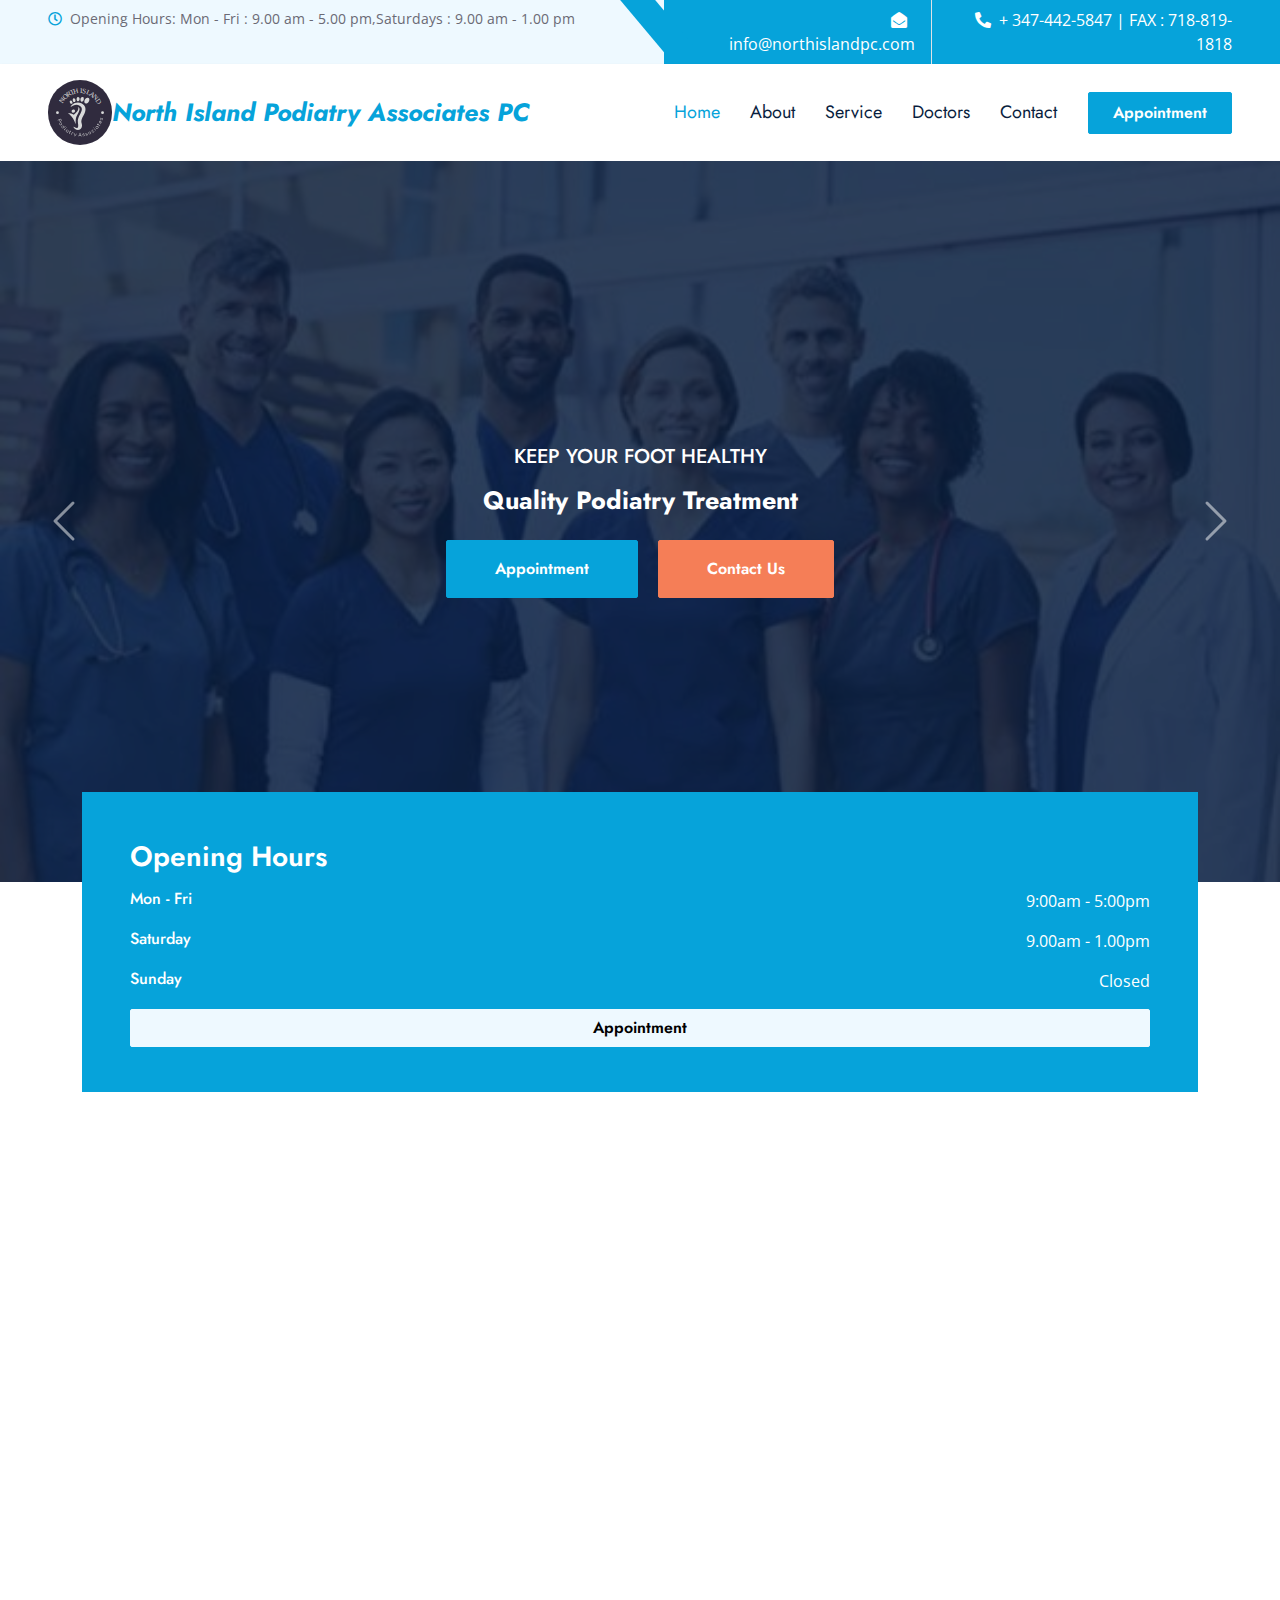
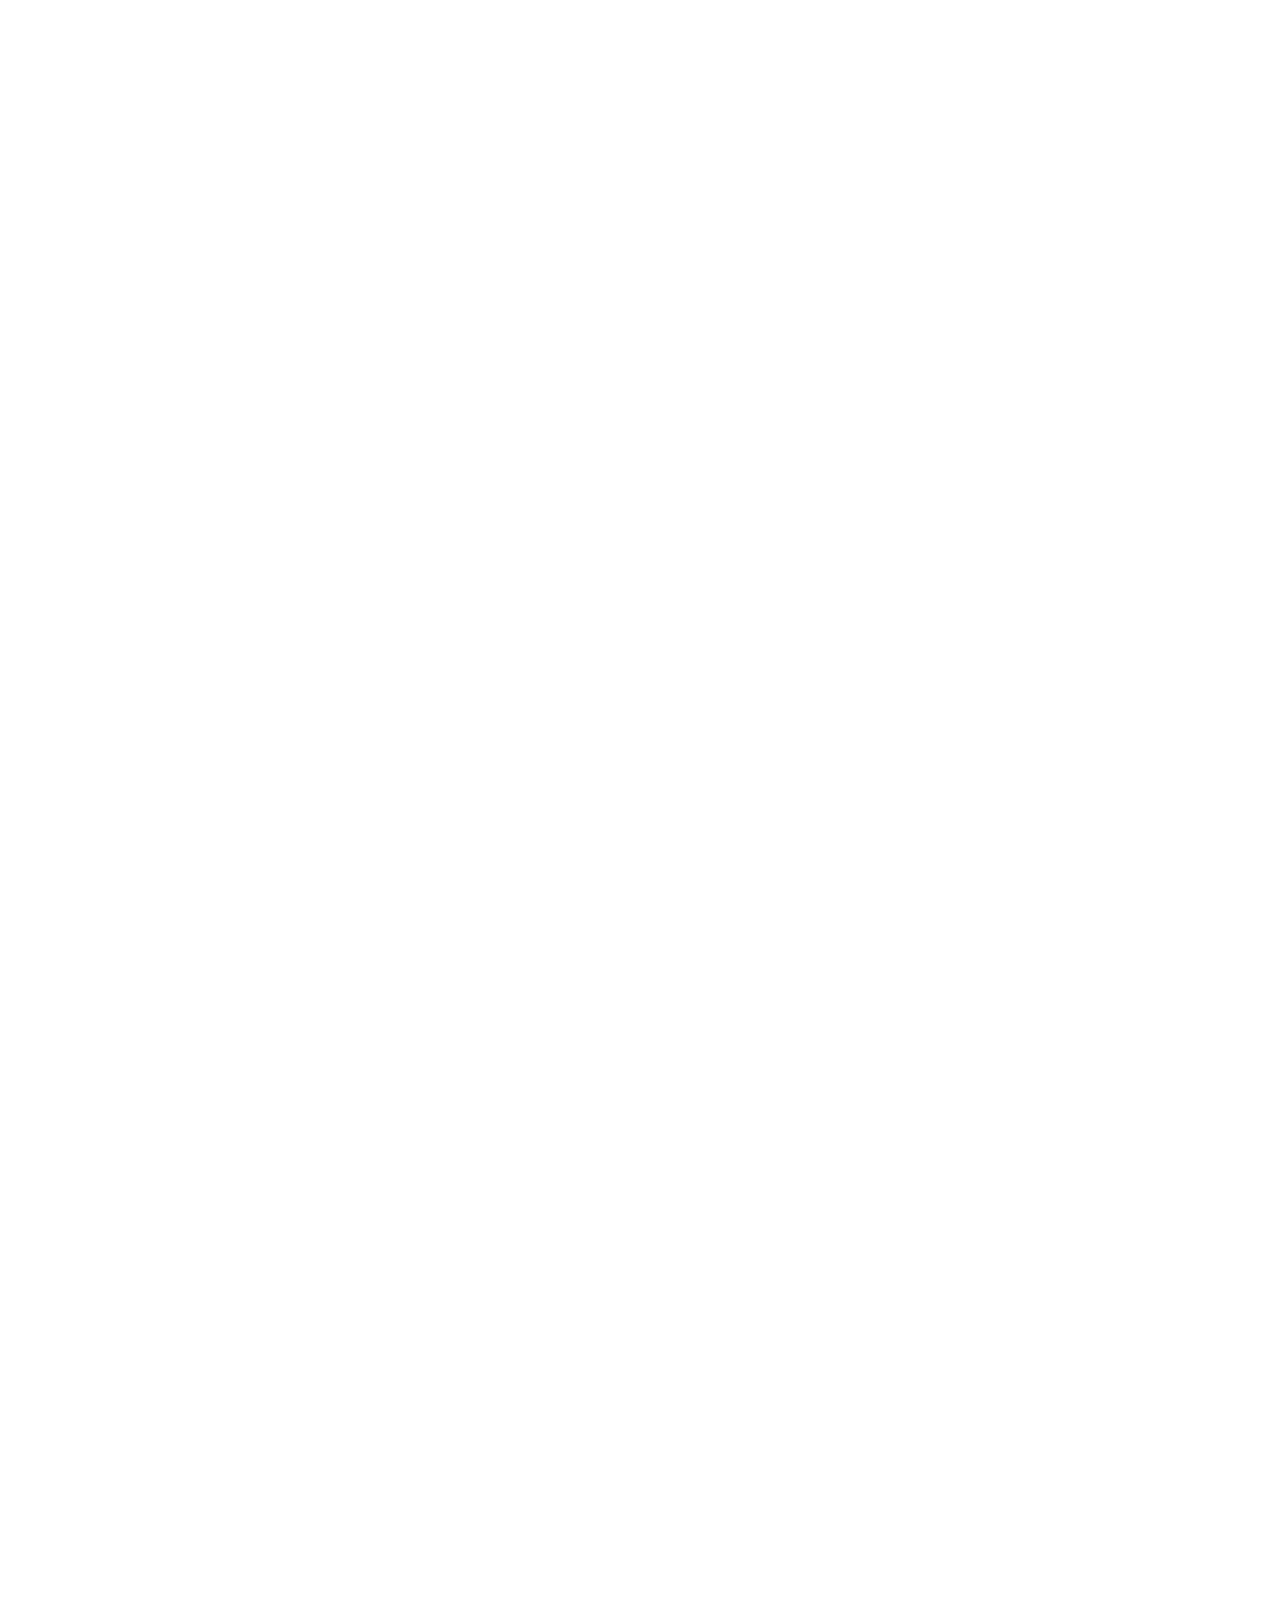
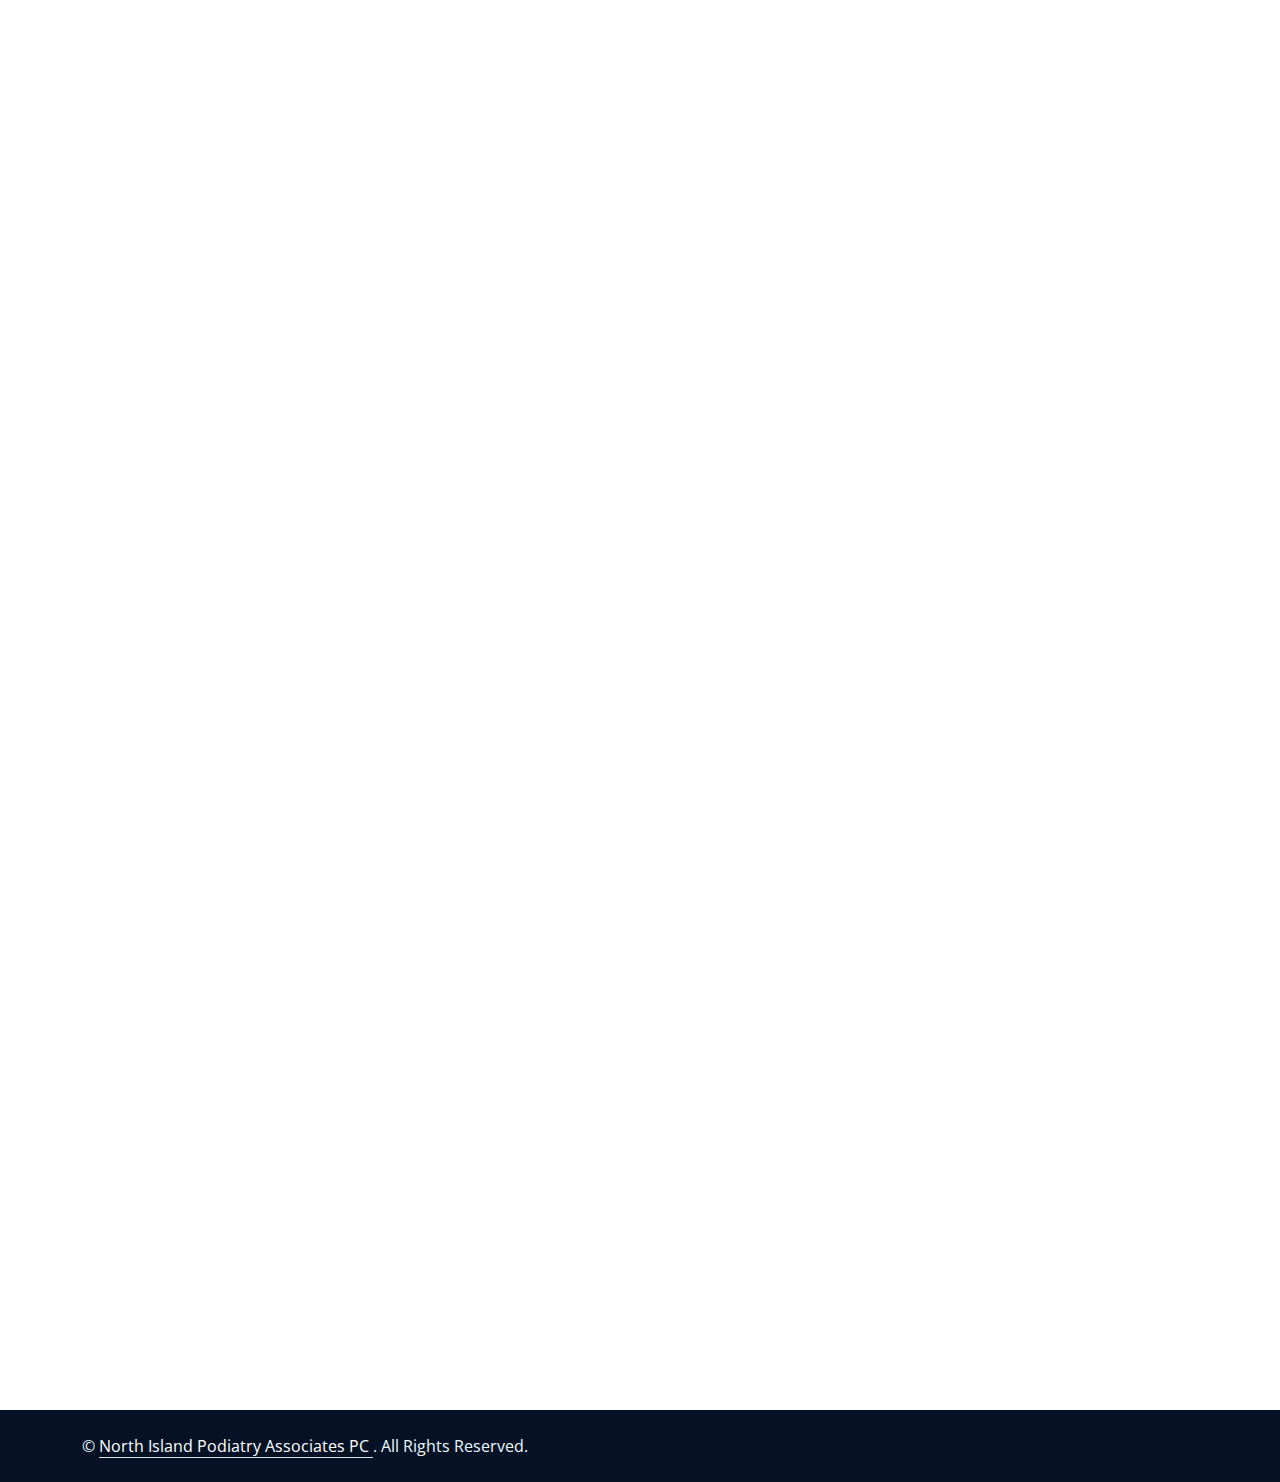
<file: index.html>
<!DOCTYPE html>
<html lang="en">

<head>
    <meta charset="utf-8">
    <title>North Island Podiatry Associates PC</title>
    <link rel="icon" type="image/png" href="img/north-island-logo.webp" />
    <link rel="stylesheet" href="">
    <meta content="width=device-width, initial-scale=1.0" name="viewport">
    <meta content="Podiatry,Clinic,Associates" name="keywords">
    <meta content="Podiatry,Clinic,Associates" name="description">

    <!-- Favicon -->
    <link href="img/favicon.ico" rel="icon">

    <!-- Google Web Fonts -->
    <link rel="preconnect" href="https://fonts.gstatic.com">
    <link
        href="https://fonts.googleapis.com/css2?family=Jost:wght@500;600;700&family=Open+Sans:wght@400;600&display=swap"
        rel="stylesheet">

    <!-- Icon Font Stylesheet -->
    <link href="https://cdnjs.cloudflare.com/ajax/libs/font-awesome/5.10.0/css/all.min.css" rel="stylesheet">
    <link href="https://cdn.jsdelivr.net/npm/bootstrap-icons@1.4.1/font/bootstrap-icons.css" rel="stylesheet">

    <!-- Libraries Stylesheet -->
    <link href="lib/owlcarousel/assets/owl.carousel.min.css" rel="stylesheet">
    <link href="lib/animate/animate.min.css" rel="stylesheet">
    <link href="lib/tempusdominus/css/tempusdominus-bootstrap-4.min.css" rel="stylesheet" />
    <link href="lib/twentytwenty/twentytwenty.css" rel="stylesheet" />

    <!-- Customized Bootstrap Stylesheet -->
    <link href="css/bootstrap.min.css" rel="stylesheet">

    <!-- Template Stylesheet -->
    <link href="css/style.css" rel="stylesheet">
</head>

<body>
    <!-- Spinner Start -->
    <div id="spinner"
        class="show bg-white position-fixed translate-middle w-100 vh-100 top-50 start-50 d-flex align-items-center justify-content-center">
        <div class="spinner-grow text-primary m-1" role="status">
            <span class="sr-only">Loading...</span>
        </div>
        <div class="spinner-grow text-dark m-1" role="status">
            <span class="sr-only">Loading...</span>
        </div>
        <div class="spinner-grow text-secondary m-1" role="status">
            <span class="sr-only">Loading...</span>
        </div>
    </div>
    <!-- Spinner End -->


    <!-- Topbar Start -->
    <div class="container-fluid bg-light ps-5 pe-0 d-none d-lg-block">
        <div class="row gx-0">
            <div class="col-md-6 text-center text-lg-start mb-2 mb-lg-0">
                <div class="d-inline-flex align-items-center">
                    <small class="py-2"><i class="far fa-clock text-primary me-2"></i>Opening Hours: Mon - Fri : 9.00 am - 5.00 pm,Saturdays : 9.00 am - 1.00 pm  </small>
                </div>
            </div>
            <div class="col-md-6 text-center text-lg-end">
                <div class="position-relative d-inline-flex align-items-center bg-primary text-white top-shape px-5">
                    <div class="me-3 pe-3 border-end py-2">
                        <p class="m-0"><i class="fa fa-envelope-open me-2"></i>info@northislandpc.com</p>
                    </div>
                    <div class="py-2">
                        <p class="m-0"><i class="fa fa-phone-alt me-2"></i>+ 347-442-5847 | FAX : 718-819-1818</p>
                    </div>
                </div>
            </div>
        </div>
    </div>
    <!-- Topbar End -->


    <!-- Navbar Start -->
    <nav class="navbar navbar-expand-lg bg-white navbar-light shadow-sm px-5 py-3 py-lg-0 navbar-wrap">
        <a href="index.html" class="navbar-brand p-0 d-flex">
            <img class="north-island-logo" src="svg/north-island-logo.svg" alt="north-island-logo">

            <h1 class="m-0 text-primary align-self-center d-none d-sm-block"><em>
                    North Island Podiatry Associates PC </em></h1>
        </a>
        <button class="navbar-toggler" type="button" data-bs-toggle="collapse" data-bs-target="#navbarCollapse">
            <span class="navbar-toggler-icon"></span>
        </button>
        <div class="collapse navbar-collapse" id="navbarCollapse">
            <div class="navbar-nav ms-auto py-0">
                <a href="index.html" class="nav-item nav-link active">Home</a>
                <a href="about.html" class="nav-item nav-link">About</a>
                <a href="service.html" class="nav-item nav-link">Service</a>
                <a href="team.html" class="nav-item nav-link">Doctors</a>

                <!-- <div class="nav-item dropdown">
                    <a href="#" class="nav-link dropdown-toggle" data-bs-toggle="dropdown">Pages</a>
                    <div class="dropdown-menu m-0">
                        <a href="price.html" class="dropdown-item">Pricing Plan</a>
                        <a href="team.html" class="dropdown-item">Our Dentist</a>
                        <a href="testimonial.html" class="dropdown-item">Testimonial</a>
                        <a href="appointment.html" class="dropdown-item">Appointment</a>
                    </div>
                </div> -->
                <a href="contact.html" class="nav-item nav-link">Contact</a>
            </div>
            <a href="appointment.html" class="btn btn-primary py-2 px-4 ms-3">Appointment</a>
        </div>
    </nav>
    <!-- Navbar End -->


    <!-- Full Screen Search Start -->
    <div class="modal fade" id="searchModal" tabindex="-1">
        <div class="modal-dialog modal-fullscreen">
            <div class="modal-content" style="background: rgba(9, 30, 62, .7);">
                <div class="modal-header border-0">
                    <button type="button" class="btn bg-white btn-close" data-bs-dismiss="modal"
                        aria-label="Close"></button>
                </div>
                <div class="modal-body d-flex align-items-center justify-content-center">
                    <div class="input-group" style="max-width: 600px;">
                        <input type="text" class="form-control bg-transparent border-primary p-3"
                            placeholder="Type search keyword">
                        <button class="btn btn-primary px-4"><i class="bi bi-search"></i></button>
                    </div>
                </div>
            </div>
        </div>
    </div>
    <!-- Full Screen Search End -->


    <!-- Carousel Start -->
    <div class="container-fluid p-0">
        <div id="header-carousel" class="carousel slide carousel-fade" data-bs-ride="carousel">
            <div class="carousel-inner">
                <div class="carousel-item active">
                    <img class="w-100" src="img/doctors-1.jpg" alt="Image">
                    <div class="carousel-caption d-flex flex-column align-items-center justify-content-center">
                        <div class="p-3" style="max-width: 900px;">
                            <h5 class="text-white text-uppercase mb-3 animated slideInDown">Keep Your Foot Healthy</h5>
                            <h1 class="display-1 text-white mb-md-4 animated zoomIn"> Quality Podiatry
                                Treatment</h1>
                            <a href="appointment.html"
                                class="btn btn-primary py-md-3 px-md-5 me-3 animated slideInLeft">Appointment</a>
                            <a href="contact.html"
                                class="btn btn-secondary py-md-3 px-md-5 animated slideInRight">Contact Us</a>
                        </div>
                    </div>
                </div>
                <div class="carousel-item">
                    <img class="w-100" src="img/doctors-2.jpg" alt="Image">
                    <div class="carousel-caption d-flex flex-column align-items-center justify-content-center">
                        <div class="p-3" style="max-width: 900px;">
                            <h5 class="text-white text-uppercase mb-3 animated slideInDown">Keep Your Foot Healthy</h5>
                            <h1 class="display-1 text-white mb-md-4 animated zoomIn"> Quality Podiatry
                                Treatment</h1>
                            <a href="appointment.html"
                                class="btn btn-primary py-md-3 px-md-5 me-3 animated slideInLeft">Appointment</a>
                            <a href="" class="btn btn-secondary py-md-3 px-md-5 animated slideInRight">Contact Us</a>
                        </div>
                    </div>
                </div>
            </div>
            <button class="carousel-control-prev" type="button" data-bs-target="#header-carousel" data-bs-slide="prev">
                <span class="carousel-control-prev-icon" aria-hidden="true"></span>
                <span class="visually-hidden">Previous</span>
            </button>
            <button class="carousel-control-next" type="button" data-bs-target="#header-carousel" data-bs-slide="next">
                <span class="carousel-control-next-icon" aria-hidden="true"></span>
                <span class="visually-hidden">Next</span>
            </button>
        </div>
    </div>
    <!-- Carousel End -->


    <!-- Banner Start -->
    <div class="container-fluid banner mb-5">
        <div class="container">
            <div class="row gx-0 justify-content-center">
                <div class="col-12 wow zoomIn" data-wow-delay="0.1s">
                    <div class="bg-primary d-flex flex-column p-5" style="height: 300px;">
                        <h3 class="text-white mb-3">Opening Hours</h3>
                        <div class="d-flex justify-content-between text-white mb-3">
                            <h6 class="text-white mb-0">Mon - Fri</h6>
                            <p class="mb-0"> 9:00am - 5:00pm</p>
                        </div>
                        <div class="d-flex justify-content-between text-white mb-3">
                            <h6 class="text-white mb-0">Saturday</h6>
                            <p class="mb-0"> 9.00am - 1.00pm</p>
                        </div>
                        <div class="d-flex justify-content-between text-white mb-3">
                            <h6 class="text-white mb-0">Sunday</h6>
                            <p class="mb-0">Closed</p>
                        </div>
                        <a class="btn btn-light" href="appointment.html">Appointment</a>
                    </div>
                </div>
                <!-- <div class="col-lg-4 wow zoomIn" data-wow-delay="0.3s">
                    <div class="bg-dark d-flex flex-column p-5" style="height: 300px;">
                        <h3 class="text-white mb-3">Search A Doctor</h3>
                        <div class="date mb-3" id="date" data-target-input="nearest">
                            <input type="text" class="form-control bg-light border-0 datetimepicker-input"
                                placeholder="Appointment Date" data-target="#date" data-toggle="datetimepicker" style="height: 40px;">
                        </div>
                        <select class="form-select bg-light border-0 mb-3" style="height: 40px;">
                            <option selected>Select A Service</option>
                            <option value="1">Service 1</option>
                            <option value="2">Service 2</option>
                            <option value="3">Service 3</option>
                        </select>
                        <a class="btn btn-light" href="">Search Doctor</a>
                    </div>
                </div> -->
                <!-- <div class="col-lg-4 wow zoomIn" data-wow-delay="0.6s">
                    <div class="bg-secondary d-flex flex-column p-5" style="height: 300px;">
                        <h3 class="text-white mb-3">Make Appointment</h3>
                        <p class="text-white">Ipsum erat ipsum dolor clita rebum no rebum dolores labore, ipsum magna at eos et eos amet.</p>
                        <h2 class="text-white mb-0">+012 345 6789</h2>
                    </div>
                </div> -->
            </div>
        </div>
    </div>
    <!-- Banner Start -->


    <!-- About Start -->
    <div class="container-fluid py-5 wow fadeInUp" data-wow-delay="0.1s">
        <div class="container">
            <div class="row g-5">
                <div class="col-lg-7">
                    <div class="section-title mb-4">
                        <h5 class="position-relative d-inline-block text-primary text-uppercase">About Us</h5>
                        <h1 class="display-5 mb-0"> The Podiatry Group You Can Trust</h1>
                    </div>
                    <h4 class="text-body fst-italic mb-4">Why you should choose our clinic ?</h4>
                    <p class="mb-4">North Island Podiatry Associates PC,  is a Foot and Ankle Surgery practice in the New
                        York City area with Podiatrists who have special training and skill in treating all disorders of
                        the foot and ankle, both surgical and non-surgical. Orthopedic Foot and Ankle Surgeons at North
                        Island Podiatry Associates, PC perform treatments for arthritis, ankle joints, hindfoot,
                        midfoot, and forefoot joints. Foot and Ankle Surgery is a sub-specialty of orthopedics and
                        podiatry that focuses on diagnosing, treating, and preventing disorders of the foot and ankle.
                    </p>
                    <div class="row g-3">
                        <div class="col-sm-6 wow zoomIn" data-wow-delay="0.3s">
                            <h5 class="mb-3"><i class="fa fa-check-circle text-primary me-3"></i>40+ Years Experience
                            </h5>
                            <h5 class="mb-3"><i class="fa fa-check-circle text-primary me-3"></i>Professional Staff</h5>
                        </div>
                        <div class="col-sm-6 wow zoomIn" data-wow-delay="0.6s">
                            <h5 class="mb-3"><i class="fa fa-check-circle text-primary me-3"></i>4 Locations in New York
                            </h5>
                            <h5 class="mb-3"><i class="fa fa-check-circle text-primary me-3"></i>Fair Prices</h5>
                        </div>
                    </div>
                    <a href="appointment.html" class="btn btn-primary py-3 px-5 mt-4 wow zoomIn"
                        data-wow-delay="0.6s">Make Appointment</a>
                </div>
                <div class="col-lg-5" style="min-height: 500px;">
                    <div class="position-relative h-100">
                        <img class="position-absolute w-100 h-100 rounded wow zoomIn" data-wow-delay="0.9s"
                            src="img/patient-doctor.jpg" style="object-fit: cover;">
                    </div>
                </div>
            </div>
        </div>
    </div>
    <!-- About End -->


        <!-- Appointment Start -->
        <div class="container-fluid bg-primary bg-appointment my-5 wow fadeInUp" data-wow-delay="0.1s">
            <div class="container">
                <div class="row gx-5">
                    <div class="col-lg-6 py-5">
                        <div class="py-5">
                            <h1 class="display-5 text-white mb-4">Please Contact Us For Treatment</h1>
                            <p class="text-white mb-0">Please fill out the form so that we can set your schedule as soon as possible . We will call you immedietly.</p>
                        </div>
                    </div>
                    <div class="col-lg-6">
                        <div class="appointment-form h-100 d-flex flex-column justify-content-center text-center p-5 wow zoomIn" data-wow-delay="0.6s" id="appointment" >
                            <h1 class="text-white mb-4">Make Appointment</h1>
                            <form action="https://formspree.io/f/xqknvdyl" method="post">
                                <div class="row g-3">
                                    <div class="col-12 col-sm-6">
                                        <!-- <select class="form-select bg-light border-0" style="height: 55px;" name="service" required>
                                            <option selected>Select A Service</option>
                                            <option value="1">Service 1</option>
                                            <option value="2">Service 2</option>
                                            <option value="3">Service 3</option>
                                        </select> -->
                                        <div class="col-12">
                                            <input type="email" class="form-control bg-light border-0" placeholder="Your Email" style="height: 55px;" name="email" required>
                                        </div>
                                    </div>
                                    <div class="col-12  col-sm-6">
                                        <select class="form-select bg-light border-0" style="height: 55px;" name="doctor" required>
                                            <option selected>Select Doctor</option>
                                            <option value="Dr. Junior King, DPM ">Dr. Junior King, DPM </option>
                                            <option value="Dr. Jeffrey Kagan, DPM ">Dr. Jeffrey Kagan, DPM </option>
                                            <option value="DR. Jeffrey Kriegel, DPM">DR. Jeffrey Kriegel, DPM</option>
                                            <option value="Dr. Tyrone Johnson, DPM">Dr. Tyrone Johnson, DPM</option>
                                            <option value="Dr. Momna Younas, DPM ">Dr. Momna Younas, DPM </option>
                                        </select>
                                    </div>
                                    <div class="col-12 col-sm-6">
                                        <input type="text" class="form-control bg-light border-0" placeholder="Your Full Name" style="height: 55px;" name="name" required>
                                    </div>
                                    <div class="col-12 col-sm-6">
                                        <input type="number" class="form-control bg-light border-0" placeholder="Your Phone Number" style="height: 55px;" name="phoneNumber" required>
                                    </div>
                                    <div class="col-12 col-sm-6">
                                        <input type="number" class="form-control bg-light border-0" placeholder="Your Insurance ID" style="height: 55px;" name="insuranceId" required>
                                    </div>
                                    <div class="col-12  col-sm-6">
                                        <select class="form-select bg-light border-0" style="height: 55px;" name="insuranseName" required>
                                            <option selected>Your Insurance Name</option>
                                            <option value="FIDELIS ALL (IN NETWORK) ">FIDELIS ALL(IN NETWORK)</option>
                                            <option value="CENTER PLAN/MCR( IN NETWORK) ">CENTER PLAN/MCR(IN NETWORK)</option>
                                            <option value="CENTER PLAN MCD AND MCR  (IN NETWORK)">CENTER PLAN MCD AND MCR(IN NETWORK)</option>
                                            <option value="VNS CHOICE (IN NETWORK)">VNS CHOICE(IN NETWORK)</option>
                                            <option value="EMPIRE MEDIBLUE (IN NETWORK)">EMPIRE MEDIBLUE (IN NETWORK)</option>
                                            <option value="EMPIRE PLAN (JLJ) ONLY (IN NETWORK)">EMPIRE PLAN (JLJ) ONLY(IN NETWORK)</option>
                                            <option value="HUMANA (IN NETWORK)">HUMANA(IN NETWORK)</option>
                                            <option value="AGEWELL (IN NETWORK)">AGEWELL(IN NETWORK)</option>
                                            <option value="PARTNERS HEALTH PLAN  (IN NETWORK)">PARTNERS HEALTH PLAN(IN NETWORK)</option>
                                            <option value="ELDERPLAN MCR(IN NETWORK)">ELDERPLAN MCR(IN NETWORK)</option>
                                            <option value="ELDERPLAN/ MCD  (IN NETWORK)">ELDERPLAN/ MCD(IN NETWORK)</option>
                                            <option value="UHC  ALL (IN NETWORK)">UHC ALL(IN NETWORK)</option>
                                            <option value="UHC OPTUM (IN NETWORK)">UHC OPTUM(IN NETWORK)</option>
                                            <option value="AMIDA CARE  (IN NETWORK)">AMIDA CARE(IN NETWORK)</option>
                                            <option value="WELLCARE / MCR/MCD  (IN NETWORK)">WELLCARE / MCR/MCD(IN NETWORK)</option>
                                            <option value="MEDICARE  (IN NETWORK)">MEDICARE(IN NETWORK)</option>
                                            <option value="MEDICAID   (IN NETWORK)">MEDICAID(IN NETWORK)</option>
                                            <option value="SENIOR WHOLEHEALTH  (IN NETWORK)">SENIOR WHOLEHEALTH(IN NETWORK)</option>
                                            <option value="CIGNA (OUT OF NETWORK)">CIGNA (OUT OF NETWORK)</option>
                                            <option value="CIGNA (F) ">CIGNA (F)</option>
                                            <option value="METRO PLUS  (IN NETWORK)">METRO PLUS  (IN NETWORK)</option>
                                            <option value="EMPIRE PLAN (NYSHIP) OUT OF NETWORK">EMPIRE PLAN (NYSHIP) OUT OF NETWORK</option>
                                            <option value="AETNA  OUT OF NETWORK">AETNA  OUT OF NETWORK</option>
                                            <option value="AETNA MCR  OUT OF NETWORK">AETNA MCR  OUT OF NETWORK</option>
                                            <option value="A1199 INS OUT OF NETWORK">1199 INS OUT OF NETWORK</option>
                                            <option value="BCBS/Anthem  OUT OF NETWORK">BCBS/Anthem  OUT OF NETWORK</option>
                                            <option value="UHC OXFORD (IN NETWORK)">UHC OXFORD (IN NETWORK)</option>
                                            <option value="GHI OUT OF NETWORK  ( OUT OF NETWORK)">GHI OUT OF NETWORK( OUT OF NETWORK)</option>
                                            <option value="VILLAGECARE  (OUT OF NETWORK)">VILLAGECARE(OUT OF NETWORK)</option>
                                            <option value="MAGNACARE ( OUT OF NETWORK)">MAGNACARE ( OUT OF NETWORK)</option>
                                            <option value="OSCAR INS (OUT OF NETWORK)">OSCAR INS (OUT OF NETWORK)</option>
                                            <option value="AARP UHC (IN NETWORK)">AARP UHC (IN NETWORK)</option>
                                        </select>
                                    </div>
                                 
                                    <!-- <div class="col-12 col-sm-6">
                                        <div class="date" id="date1" data-target-input="nearest">
                                            <input type="text"
                                                class="form-control bg-light border-0 datetimepicker-input"
                                                placeholder="Appointment Date" data-target="#date1" data-toggle="datetimepicker" style="height: 55px;" name="date" required>
                                        </div>
                                    </div> -->
                                    <!-- <div class="col-12 col-sm-6">
                                        <div class="time" id="time1" data-target-input="nearest">
                                            <input type="text"
                                                class="form-control bg-light border-0 datetimepicker-input"
                                                placeholder="Appointment Time" data-target="#time1" data-toggle="datetimepicker" style="height: 55px;" name="time" required>
                                        </div>
                                    </div> -->
                                    <div class="col-12">
                                        <button class="btn btn-dark w-100 py-3" type="submit">Make Appointment</button>
                                    </div>
                                </div>
                            </form>
                        </div>
                    </div>
                </div>
            </div>
        </div>
        <!-- Appointment End -->





    <!-- Offer Start -->
    <!--<div class="container-fluid bg-offer my-5 py-5 wow fadeInUp" data-wow-delay="0.1s">-->
    <!--    <div class="container py-5">-->
    <!--        <div class="row justify-content-center">-->
    <!--            <div class="col-lg-7 wow zoomIn" data-wow-delay="0.6s">-->
    <!--                <div class="offer-text text-center rounded p-5">-->
    <!--                    <h1 class="display-5 text-white">Save Your Money And Have Great Treatment</h1>-->
    <!--                    <p class="text-white mb-4">Your foots have never been that happy before</p>-->
    <!--                    <a href="appointment.html" class="btn btn-dark py-3 px-5 me-3">Appointment</a>-->
    <!--                </div>-->
    <!--            </div>-->
    <!--        </div>-->
    <!--    </div>-->
    <!--</div>-->
    <!-- Offer End -->





    <!-- Testimonial Start -->
    <!-- <div class="container-fluid bg-primary bg-testimonial py-5 my-5 wow fadeInUp" data-wow-delay="0.1s">
        <div class="container py-5">
            <div class="row justify-content-center">
                <div class="col-lg-7">
                    <div class="owl-carousel testimonial-carousel rounded p-5 wow zoomIn" data-wow-delay="0.6s">
                        <div class="testimonial-item text-center text-white">
                            <img class="img-fluid mx-auto rounded mb-4" src="img/testimonial-1.jpg" alt="">
                            <p class="fs-5">Dolores sed duo clita justo dolor et stet lorem kasd dolore lorem ipsum. At lorem lorem magna ut et, nonumy labore diam erat. Erat dolor rebum sit ipsum.</p>
                            <hr class="mx-auto w-25">
                            <h4 class="text-white mb-0">Client Name</h4>
                        </div>
                        <div class="testimonial-item text-center text-white">
                            <img class="img-fluid mx-auto rounded mb-4" src="img/testimonial-2.jpg" alt="">
                            <p class="fs-5">Dolores sed duo clita justo dolor et stet lorem kasd dolore lorem ipsum. At lorem lorem magna ut et, nonumy labore diam erat. Erat dolor rebum sit ipsum.</p>
                            <hr class="mx-auto w-25">
                            <h4 class="text-white mb-0">Client Name</h4>
                        </div>
                    </div>
                </div>
            </div>
        </div>
    </div> -->
    <!-- Testimonial End -->


    <!-- Team Start -->
    <div class="container-fluid py-5">
        <div class="container">
            <div class="row g-5">
                <div class="col-lg-4 wow slideInUp" data-wow-delay="0.1s">
                    <div class="section-title bg-light rounded h-100 p-5">
                        <h5 class="position-relative d-inline-block text-primary text-uppercase">Our Podiatrists</h5>
                        <h1 class="display-6 mb-4">Meet Our Educated & Experienced Podiatrists</h1>
                        <a href="appointment.html" class="btn btn-primary py-3 px-5">Appointment</a>
                    </div>
                </div>
                <div class="col-lg-4 wow slideInUp" data-wow-delay="0.3s">
                    <div class="team-item">
                        <div class="position-relative rounded-top" style="z-index: 1;">
                            <img class="img-fluid rounded-top w-100 img-size" src="img/dr-junior-king.jpg" alt="">
                            <div
                                class="position-absolute top-100 start-50 translate-middle bg-light rounded p-2 d-flex">
                                <a class="btn btn-primary btn-square m-1" href="#"><i
                                        class="fab fa-twitter fw-normal"></i></a>
                                <a class="btn btn-primary btn-square m-1" href="#"><i
                                        class="fab fa-facebook-f fw-normal"></i></a>
                                <a class="btn btn-primary btn-square m-1" href="#"><i
                                        class="fab fa-linkedin-in fw-normal"></i></a>
                                <a class="btn btn-primary btn-square m-1" href="#"><i
                                        class="fab fa-instagram fw-normal"></i></a>
                            </div>
                        </div>
                        <div class="team-text position-relative bg-light text-center rounded-bottom p-4 pt-5">
                            <h4 class="mb-2">Dr. Junior King</h4>
                            <p class="text-primary mb-0">Podiatrist</p>
                            <button type="button" class="btn btn-primary" data-bs-toggle="modal"
                            data-bs-target="#first-modal">
                            Read More </button>
                            
             

                            <!-- Modal -->
                            <div class="modal fade" id="first-modal" data-bs-backdrop="static"
                                data-bs-keyboard="false" tabindex="-1" aria-labelledby="staticBackdropLabel"
                                aria-hidden="true">
                                <div class="modal-dialog ">
                                    <div class="modal-content">
                                        <div class="modal-header">
                                            <h5 class="modal-title" id="staticBackdropLabel">About</h5>
                                            <button type="button" class="btn-close" data-bs-dismiss="modal"
                                                aria-label="Close"></button>
                                        </div>
                                        <div class="modal-body">
                                            Dr. Junior King is a skilled and experienced podiatrist. Currently, he works
                                            at North Island Podiatry Associates PC across various locations in Brooklyn,
                                            NY. He completed his doctoral degree in podiatric medicine at Temple
                                            University.
                                            Dr. King is also affiliated with Kingsbrook Jewish Medical Center. Patients
                                            visit him for ankle injuries, diabetic foot, heel pain, nail abnormalities,
                                            and hammertoes, among other concerns. He also offers online video
                                            consultations to his patients. Dr. King believes in maintaining complete
                                            transparency during the treatment procedures. He spends time with his
                                            patients to explain their condition and helps them to choose an appropriate
                                            treatment plan.
                                        </div>
                                        <div class="modal-footer">
                                            <button type="button" class="btn btn-secondary"
                                                data-bs-dismiss="modal">Close</button>
                                            <!-- <button type="button" class="btn btn-primary">Understood</button> -->
                                        </div>
                                    </div>
                                </div>
                            </div>
                            <!-- modal end -->
                        </div>
                    </div>
                </div>
                <div class="col-lg-4 wow slideInUp" data-wow-delay="0.6s">
                    <div class="team-item">
                        <div class="position-relative rounded-top" style="z-index: 1;">
                            <img class="img-fluid rounded-top w-100 img-size" src="img/dr-roscoue-chang.jpg" alt="">
                            <div
                                class="position-absolute top-100 start-50 translate-middle bg-light rounded p-2 d-flex">
                                <a class="btn btn-primary btn-square m-1" href="#"><i
                                        class="fab fa-twitter fw-normal"></i></a>
                                <a class="btn btn-primary btn-square m-1" href="#"><i
                                        class="fab fa-facebook-f fw-normal"></i></a>
                                <a class="btn btn-primary btn-square m-1" href="#"><i
                                        class="fab fa-linkedin-in fw-normal"></i></a>
                                <a class="btn btn-primary btn-square m-1" href="#"><i
                                        class="fab fa-instagram fw-normal"></i></a>
                            </div>
                        </div>
                        <div class="team-text position-relative bg-light text-center rounded-bottom p-4 pt-5">
                            <h4 class="mb-2">Dr. Roscoe Chang </h4>
                            <p class="text-primary mb-0">Podiatrist</p>
                            <!-- modal start -->
                            <!-- Scrollable modal -->
                            <!-- Button trigger modal -->
                            <button type="button" class="btn btn-primary" data-bs-toggle="modal"
                                data-bs-target="#second-modal">
                                Read More </button>

                            <!-- Modal -->
                            <div class="modal fade" id="second-modal" data-bs-backdrop="static"
                                data-bs-keyboard="false" tabindex="-1" aria-labelledby="staticBackdropLabel"
                                aria-hidden="true">
                                <div class="modal-dialog ">
                                    <div class="modal-content">
                                        <div class="modal-header">
                                            <h5 class="modal-title" id="staticBackdropLabel">About</h5>
                                            <button type="button" class="btn-close" data-bs-dismiss="modal"
                                                aria-label="Close"></button>
                                        </div>
                                        <div class="modal-body">
                                            Dr. Roscoe Chang is an intellectually driven individual who strives for
                                            lifelong learning. He graduated from University of California, San Diego
                                            with a double major of B.S. in Biochemistry and Cell Biology and B.A in
                                            Psychology. He then went on to podiatric medical school at Barry University
                                            in Miami, Florida, where he had extensive academic and clinical training in
                                            podiatric medicine. He then completed a 3 years surgical residency in
                                            Podiatric medicine and surgery with additional training in reconstructive
                                            rearfoot and ankle surgery. He is not only licensed in New York for
                                            Podiatric Medicine, Foot and Ankle surgeries, but he is also a Board
                                            Certified Wound Care Physician. He can converse with patients in English and
                                            Chinese.
                                        </div>
                                        <div class="modal-footer">
                                            <button type="button" class="btn btn-secondary"
                                                data-bs-dismiss="modal">Close</button>
                                            <!-- <button type="button" class="btn btn-primary">Understood</button> -->
                                        </div>
                                    </div>
                                </div>
                            </div>
                            <!-- modal end -->
                        </div>
                    </div>
                </div>
                <div class="col-lg-4 wow slideInUp" data-wow-delay="0.1s">
                    <div class="team-item">
                        <div class="position-relative rounded-top" style="z-index: 1;">
                            <img class="img-fluid rounded-top w-100 img-size" src="img/dr-jeffrey-kagan.jpg"
                                alt="jeffrey kagan">
                            <div
                                class="position-absolute top-100 start-50 translate-middle bg-light rounded p-2 d-flex">
                                <a class="btn btn-primary btn-square m-1" href="#"><i
                                        class="fab fa-twitter fw-normal"></i></a>
                                <a class="btn btn-primary btn-square m-1" href="#"><i
                                        class="fab fa-facebook-f fw-normal"></i></a>
                                <a class="btn btn-primary btn-square m-1" href="#"><i
                                        class="fab fa-linkedin-in fw-normal"></i></a>
                                <a class="btn btn-primary btn-square m-1" href="#"><i
                                        class="fab fa-instagram fw-normal"></i></a>
                            </div>
                        </div>
                        <div class="team-text position-relative bg-light text-center rounded-bottom p-4 pt-5">
                            <h4 class="mb-2">Dr. Jeffrey Kagan</h4>
                            <p class="text-primary mb-0">Podiatrist</p>
                                                        <!-- modal start -->
                            <!-- Scrollable modal -->
                            <!-- Button trigger modal -->
                            <button type="button" class="btn btn-primary" data-bs-toggle="modal1"
                                data-bs-target="#staticBackdrop">
                                Read More </button>

                            <!-- Modal -->
                            <div class="modal fade" id="staticBackdrop" data-bs-backdrop="static"
                                data-bs-keyboard="false" tabindex="-1" aria-labelledby="staticBackdropLabel"
                                aria-hidden="true">
                                <div class="modal-dialog ">
                                    <div class="modal-content">
                                        <div class="modal-header">
                                            <h5 class="modal-title" id="staticBackdropLabel">About</h5>
                                            <button type="button" class="btn-close" data-bs-dismiss="modal"
                                                aria-label="Close"></button>
                                        </div>
                                        <div class="modal-body">
                                      
                                        </div>
                                        <div class="modal-footer">
                                            <button type="button" class="btn btn-secondary"
                                                data-bs-dismiss="modal">Close</button>
                                            <!-- <button type="button" class="btn btn-primary">Understood</button> -->
                                        </div>
                                    </div>
                                </div>
                            </div>
                            <!-- modal end -->
                            
                        </div>
                    </div>
                </div>
                <div class="col-lg-4 wow slideInUp" data-wow-delay="0.3s">
                    <div class="team-item">
                        <div class="position-relative rounded-top" style="z-index: 1;">
                            <img class="img-fluid rounded-top w-100 img-size" src="img/dr-jeffrey-kriegel.jpeg"
                                alt="jeffrey Kriegel">
                            <div
                                class="position-absolute top-100 start-50 translate-middle bg-light rounded p-2 d-flex">
                                <a class="btn btn-primary btn-square m-1" href="#"><i
                                        class="fab fa-twitter fw-normal"></i></a>
                                <a class="btn btn-primary btn-square m-1" href="#"><i
                                        class="fab fa-facebook-f fw-normal"></i></a>
                                <a class="btn btn-primary btn-square m-1" href="#"><i
                                        class="fab fa-linkedin-in fw-normal"></i></a>
                                <a class="btn btn-primary btn-square m-1" href="#"><i
                                        class="fab fa-instagram fw-normal"></i></a>
                            </div>
                        </div>
                        <div class="team-text position-relative bg-light text-center rounded-bottom p-4 pt-5">
                            <h4 class="mb-2">Dr. Jeffrey Kriegel</h4>
                            <p class="text-primary mb-0">Podiatrist</p>
                                                        <!-- modal start -->
                            <!-- Scrollable modal -->
                            <!-- Button trigger modal -->
                            <button type="button" class="btn btn-primary" data-bs-toggle="modal"
                                data-bs-target="#forth-modal">
                                Read More </button>

                            <!-- Modal -->
                            <div class="modal fade" id="forth-modal" data-bs-backdrop="static"
                                data-bs-keyboard="false" tabindex="-1" aria-labelledby="staticBackdropLabel"
                                aria-hidden="true">
                                <div class="modal-dialog ">
                                    <div class="modal-content">
                                        <div class="modal-header">
                                            <h5 class="modal-title" id="staticBackdropLabel">About</h5>
                                            <button type="button" class="btn-close" data-bs-dismiss="modal"
                                                aria-label="Close"></button>
                                        </div>
                                        <div class="modal-body">
                                            Dr. Jeffrey Kriegel, Podiatrist, has been in practice for over 30 years. Dr Kriegel graduated from the New York College of Podiatric Medicine and completed 3 years of postdoctoral training. A one year residency in podiatric surgery & medicine at the Brooklyn veterans administration, one year of advanced podiatric surgery at New York Community Hospital in Brooklyn NY, and a one year preceptorship at the New York College of Podiatric Medicine. 

Dr. Kriegel performs orthopedic evaluations and pain management, specializing in non surgical treatment of heel pain, tendinitis and ankle pain etc. Dr. Kriegel also treats other foot conditions such as Bursitis, Bunion pain, ingrown nails, dermatological conditions, orthotics for flatfeet, foot pain, back pain, knee pain etc
                                        </div>
                                        <div class="modal-footer">
                                            <button type="button" class="btn btn-secondary"
                                                data-bs-dismiss="modal">Close</button>
                                            <!-- <button type="button" class="btn btn-primary">Understood</button> -->
                                        </div>
                                    </div>
                                </div>
                            </div>
                            <!-- modal end -->
                        </div>
                    </div>
                </div>
                <div class="col-lg-4 wow slideInUp" data-wow-delay="0.6s">
                    <div class="team-item">
                        <div class="position-relative rounded-top" style="z-index: 1;">
                            <img class="img-fluid rounded-top w-100 img-size" src="img/dr-momna-younas.jpg"
                                alt="momna younas">
                            <div
                                class="position-absolute top-100 start-50 translate-middle bg-light rounded p-2 d-flex">
                                <a class="btn btn-primary btn-square m-1" href="#"><i
                                        class="fab fa-twitter fw-normal"></i></a>
                                <a class="btn btn-primary btn-square m-1" href="#"><i
                                        class="fab fa-facebook-f fw-normal"></i></a>
                                <a class="btn btn-primary btn-square m-1" href="#"><i
                                        class="fab fa-linkedin-in fw-normal"></i></a>
                                <a class="btn btn-primary btn-square m-1" href="#"><i
                                        class="fab fa-instagram fw-normal"></i></a>
                            </div>
                        </div>
                        <div class="team-text position-relative bg-light text-center rounded-bottom p-4 pt-5">
                            <h4 class="mb-2">Dr. Momna Younas</h4>
                            <p class="text-primary mb-0">Podiatrist</p>
                                                        <!-- modal start -->
                            <!-- Scrollable modal -->
                            <!-- Button trigger modal -->
                            <button type="button" class="btn btn-primary" data-bs-toggle="modal"
                                data-bs-target="#fifth-modal">
                                Read More </button>

                            <!-- Modal -->
                            <div class="modal fade" id="fifth-modal" data-bs-backdrop="static"
                                data-bs-keyboard="false" tabindex="-1" aria-labelledby="staticBackdropLabel"
                                aria-hidden="true">
                                <div class="modal-dialog ">
                                    <div class="modal-content">
                                        <div class="modal-header">
                                            <h5 class="modal-title" id="staticBackdropLabel">About</h5>
                                            <button type="button" class="btn-close" data-bs-dismiss="modal"
                                                aria-label="Close"></button>
                                        </div>
                                        <div class="modal-body">
                                            Dr. Younas provides her patients with unsurpassed dedication and personalized care. She works diligently to establish a comprehensive diagnosis and provide a patient-specific treatment plan, considering the patient’s individual goals, expectations, and lifestyle. She provides a conservative approach to medicine and keeps surgical options open when necessary. 

                                            Dr. Younas is devoted to ensuring the longevity of her patients' health and developing long-lasting relationships with them. She takes the time to understand symptoms and give correct diagnoses to ensure the continued health of all her patients.
                                        </div>
                                        <div class="modal-footer">
                                            <button type="button" class="btn btn-secondary"
                                                data-bs-dismiss="modal">Close</button>
                                            <!-- <button type="button" class="btn btn-primary">Understood</button> -->
                                        </div>
                                    </div>
                                </div>
                            </div>
                            <!-- modal end -->
                        </div>
                    </div>
                </div>
                <div class="col-lg-4 wow slideInUp" data-wow-delay="0.6s">
                    <div class="team-item">
                        <div class="position-relative rounded-top" style="z-index: 1;">
                            <img class="img-fluid rounded-top w-100 img-size" src="img/dr-tyrone-johnson.jpg"
                                alt="tyrone johnson">
                            <div
                                class="position-absolute top-100 start-50 translate-middle bg-light rounded p-2 d-flex">
                                <a class="btn btn-primary btn-square m-1" href="#"><i
                                        class="fab fa-twitter fw-normal"></i></a>
                                <a class="btn btn-primary btn-square m-1" href="#"><i
                                        class="fab fa-facebook-f fw-normal"></i></a>
                                <a class="btn btn-primary btn-square m-1" href="#"><i
                                        class="fab fa-linkedin-in fw-normal"></i></a>
                                <a class="btn btn-primary btn-square m-1" href="#"><i
                                        class="fab fa-instagram fw-normal"></i></a>
                            </div>
                        </div>
                        <div class="team-text position-relative bg-light text-center rounded-bottom p-4 pt-5">
                            <h4 class="mb-2">Dr. Tyrone Johnson</h4>
                            <p class="text-primary mb-0">Podiatrist</p>
                                                       <!-- modal start -->
                            <!-- Scrollable modal -->
                            <!-- Button trigger modal -->
                            <button type="button" class="btn btn-primary" data-bs-toggle="modal1"
                            data-bs-target="#staticBackdrop">
                            Read More </button>

                        <!-- Modal -->
                        <div class="modal fade" id="staticBackdrop" data-bs-backdrop="static"
                            data-bs-keyboard="false" tabindex="-1" aria-labelledby="staticBackdropLabel"
                            aria-hidden="true">
                            <div class="modal-dialog ">
                                <div class="modal-content">
                                    <div class="modal-header">
                                        <h5 class="modal-title" id="staticBackdropLabel">About</h5>
                                        <button type="button" class="btn-close" data-bs-dismiss="modal"
                                            aria-label="Close"></button>
                                    </div>
                                    <div class="modal-body">
                                
                                    </div>
                                    <div class="modal-footer">
                                        <button type="button" class="btn btn-secondary"
                                            data-bs-dismiss="modal">Close</button>
                                        <!-- <button type="button" class="btn btn-primary">Understood</button> -->
                                    </div>
                                </div>
                            </div>
                        </div>
                        <!-- modal end -->
                        </div>
                    </div>
                </div>
            </div>
        </div>
    </div>
    <!-- Team End -->





    <!-- Footer Start -->
    <div class="container-fluid bg-dark text-light py-5 wow fadeInUp" data-wow-delay="0.3s" style="margin-top: -75px;">
        <div class="container pt-5">
            <div class="row g-5 pt-4">
                <div class="col-lg-3 col-md-6">
                    <h3 class="text-white mb-4">Quick Links</h3>
                    <div class="d-flex flex-column justify-content-start">
                        <a class="text-light mb-2" href="#"><i class="bi bi-arrow-right text-primary me-2"></i>Home</a>
                        <a class="text-light mb-2" href="#"><i class="bi bi-arrow-right text-primary me-2"></i>About
                            Us</a>
                        <a class="text-light mb-2" href="#"><i class="bi bi-arrow-right text-primary me-2"></i>Our
                            Services</a>
                        <a class="text-light mb-2" href="#"><i class="bi bi-arrow-right text-primary me-2"></i>Latest
                            Blog</a>
                        <a class="text-light" href="#"><i class="bi bi-arrow-right text-primary me-2"></i>Contact Us</a>
                    </div>
                </div>
                <div class="col-lg-3 col-md-6">
                    <h3 class="text-white mb-4">Popular Links</h3>
                    <div class="d-flex flex-column justify-content-start">
                        <a class="text-light mb-2" href="#"><i class="bi bi-arrow-right text-primary me-2"></i>Home</a>
                        <a class="text-light mb-2" href="#"><i class="bi bi-arrow-right text-primary me-2"></i>About
                            Us</a>
                        <a class="text-light mb-2" href="#"><i class="bi bi-arrow-right text-primary me-2"></i>Our
                            Services</a>
                        <a class="text-light mb-2" href="#"><i class="bi bi-arrow-right text-primary me-2"></i>Latest
                            Blog</a>
                        <a class="text-light" href="#"><i class="bi bi-arrow-right text-primary me-2"></i>Contact Us</a>
                    </div>
                </div>
                <div class="col-lg-3 col-md-6">
                    <h3 class="text-white mb-4">Get In Touch</h3>
                    <p class="mb-2"><i class="bi bi-geo-alt text-primary me-2"></i>596 Pennsylvania Ave, Brooklyn NY
                        11207 </p>
                    <p class="mb-2"><i class="bi bi-envelope-open text-primary me-2"></i>info@northislandpc.com</p>
                    <p class="mb-0"><i class="bi bi-telephone text-primary me-2"></i>+ 347-442-5847</p>
                </div>
                <div class="col-lg-3 col-md-6">
                    <h3 class="text-white mb-4">Follow Us</h3>
                    <div class="d-flex">
                        <a class="btn btn-lg btn-primary btn-lg-square rounded me-2" href="#"><i
                                class="fab fa-twitter fw-normal"></i></a>
                        <a class="btn btn-lg btn-primary btn-lg-square rounded me-2" href="#"><i
                                class="fab fa-facebook-f fw-normal"></i></a>
                        <a class="btn btn-lg btn-primary btn-lg-square rounded me-2" href="#"><i
                                class="fab fa-linkedin-in fw-normal"></i></a>
                        <a class="btn btn-lg btn-primary btn-lg-square rounded" href="#"><i
                                class="fab fa-instagram fw-normal"></i></a>
                    </div>
                </div>
            </div>
        </div>
    </div>
    <div class="container-fluid text-light py-4" style="background: #051225;">
        <div class="container">
            <div class="row g-0">
                <div class="col-md-6 text-center text-md-start">
                    <p class="mb-md-0">&copy; <a class="text-white border-bottom" href="#">North Island Podiatry
                            Associates PC </a>. All Rights Reserved.</p>
                </div>

            </div>
        </div>
    </div>
    <!-- Footer End -->


    <!-- Back to Top -->
    <a href="#" class="btn btn-lg btn-primary btn-lg-square rounded back-to-top"><i class="bi bi-arrow-up"></i></a>


    <!-- JavaScript Libraries -->
    <script src="https://code.jquery.com/jquery-3.4.1.min.js"></script>
    <script src="https://cdn.jsdelivr.net/npm/bootstrap@5.0.0/dist/js/bootstrap.bundle.min.js"></script>
    <script src="lib/wow/wow.min.js"></script>
    <script src="lib/easing/easing.min.js"></script>
    <script src="lib/waypoints/waypoints.min.js"></script>
    <script src="lib/owlcarousel/owl.carousel.min.js"></script>
    <script src="lib/tempusdominus/js/moment.min.js"></script>
    <script src="lib/tempusdominus/js/moment-timezone.min.js"></script>
    <script src="lib/tempusdominus/js/tempusdominus-bootstrap-4.min.js"></script>
    <script src="lib/twentytwenty/jquery.event.move.js"></script>
    <script src="lib/twentytwenty/jquery.twentytwenty.js"></script>

    <!-- Template Javascript -->
    <script src="js/main.js"></script>
</body>

</html>
</file>
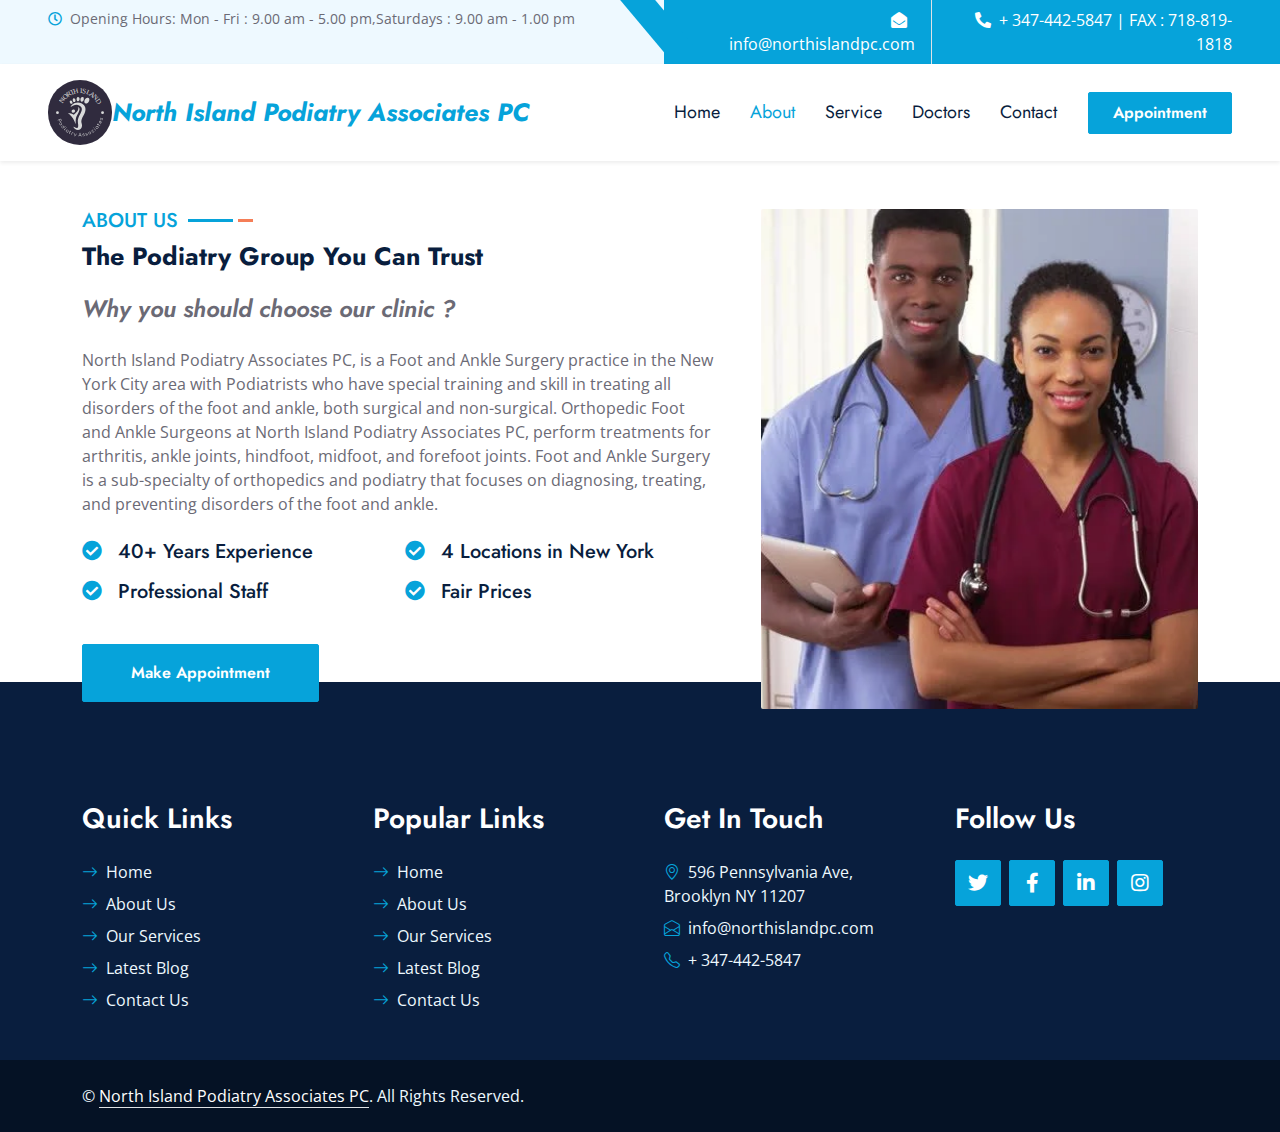
<file: about.html>
<!DOCTYPE html>
<html lang="en">

<head>
    <meta charset="utf-8">
    <title>North Island Podiatry Associates PC</title>
    <meta content="width=device-width, initial-scale=1.0" name="viewport">
    <meta content="Podiatry,Clinic,Associates" name="keywords">
    <meta content="North Island" name="description">

    <!-- Favicon -->
    <link href="img/favicon.ico" rel="icon">

    <!-- Google Web Fonts -->
    <link rel="preconnect" href="https://fonts.gstatic.com">
    <link
        href="https://fonts.googleapis.com/css2?family=Jost:wght@500;600;700&family=Open+Sans:wght@400;600&display=swap"
        rel="stylesheet">

    <!-- Icon Font Stylesheet -->
    <link href="https://cdnjs.cloudflare.com/ajax/libs/font-awesome/5.10.0/css/all.min.css" rel="stylesheet">
    <link href="https://cdn.jsdelivr.net/npm/bootstrap-icons@1.4.1/font/bootstrap-icons.css" rel="stylesheet">

    <!-- Libraries Stylesheet -->
    <link href="lib/owlcarousel/assets/owl.carousel.min.css" rel="stylesheet">
    <link href="lib/animate/animate.min.css" rel="stylesheet">
    <link href="lib/tempusdominus/css/tempusdominus-bootstrap-4.min.css" rel="stylesheet" />
    <link href="lib/twentytwenty/twentytwenty.css" rel="stylesheet" />

    <!-- Customized Bootstrap Stylesheet -->
    <link href="css/bootstrap.min.css" rel="stylesheet">

    <!-- Template Stylesheet -->
    <link href="css/style.css" rel="stylesheet">
</head>

<body>
    <!-- Spinner Start -->
    <div id="spinner"
        class="show bg-white position-fixed translate-middle w-100 vh-100 top-50 start-50 d-flex align-items-center justify-content-center">
        <div class="spinner-grow text-primary m-1" role="status">
            <span class="sr-only">Loading...</span>
        </div>
        <div class="spinner-grow text-dark m-1" role="status">
            <span class="sr-only">Loading...</span>
        </div>
        <div class="spinner-grow text-secondary m-1" role="status">
            <span class="sr-only">Loading...</span>
        </div>
    </div>
    <!-- Spinner End -->



    <!-- Topbar Start -->
    <div class="container-fluid bg-light ps-5 pe-0 d-none d-lg-block">
        <div class="row gx-0">
            <div class="col-md-6 text-center text-lg-start mb-2 mb-lg-0">
                <div class="d-inline-flex align-items-center">
                    <small class="py-2"><i class="far fa-clock text-primary me-2"></i>Opening Hours: Mon - Fri : 9.00 am - 5.00 pm,Saturdays : 9.00 am - 1.00 pm  </small>
                </div>
            </div>
            <div class="col-md-6 text-center text-lg-end">
                <div class="position-relative d-inline-flex align-items-center bg-primary text-white top-shape px-5">
                    <div class="me-3 pe-3 border-end py-2">
                        <p class="m-0"><i class="fa fa-envelope-open me-2"></i>info@northislandpc.com</p>
                    </div>
                    <div class="py-2">
                        <p class="m-0"><i class="fa fa-phone-alt me-2"></i>+ 347-442-5847 | FAX : 718-819-1818</p>
                    </div>
                </div>
            </div>
        </div>
    </div>
    <!-- Topbar End -->


    <!-- Navbar Start -->
    <nav class="navbar navbar-expand-lg bg-white navbar-light shadow-sm px-5 py-3 py-lg-0">
        <a href="index.html" class="navbar-brand p-0 d-flex">
            <img class="north-island-logo" src="svg/north-island-logo.svg" alt="north-island-logo">

            <h1 class="m-0 text-primary align-self-center d-none d-sm-block"><em>
                    North Island Podiatry Associates PC </em></h1>
        </a>
        <button class="navbar-toggler" type="button" data-bs-toggle="collapse" data-bs-target="#navbarCollapse">
            <span class="navbar-toggler-icon"></span>
        </button>
        <div class="collapse navbar-collapse" id="navbarCollapse">
            <div class="navbar-nav ms-auto py-0">
                <a href="index.html" class="nav-item nav-link">Home</a>
                <a href="about.html" class="nav-item nav-link active">About</a>
                <a href="service.html" class="nav-item nav-link">Service</a>
                <a href="team.html" class="nav-item nav-link">Doctors</a>

                <!-- <div class="nav-item dropdown">
                    <a href="#" class="nav-link dropdown-toggle" data-bs-toggle="dropdown">Pages</a>
                    <div class="dropdown-menu m-0">
                        <a href="price.html" class="dropdown-item">Pricing Plan</a>
                        <a href="team.html" class="dropdown-item">Our Dentist</a>
                        <a href="testimonial.html" class="dropdown-item">Testimonial</a>
                        <a href="appointment.html" class="dropdown-item">Appointment</a>
                    </div>
                </div> -->
                <a href="contact.html" class="nav-item nav-link">Contact</a>
            </div>
            <a href="appointment.html" class="btn btn-primary py-2 px-4 ms-3">Appointment</a>
        </div>
    </nav>
    <!-- Navbar End -->


    <!-- Full Screen Search Start -->
    <div class="modal fade" id="searchModal" tabindex="-1">
        <div class="modal-dialog modal-fullscreen">
            <div class="modal-content" style="background: rgba(9, 30, 62, .7);">
                <div class="modal-header border-0">
                    <button type="button" class="btn bg-white btn-close" data-bs-dismiss="modal"
                        aria-label="Close"></button>
                </div>
                <div class="modal-body d-flex align-items-center justify-content-center">
                    <div class="input-group" style="max-width: 600px;">
                        <input type="text" class="form-control bg-transparent border-primary p-3"
                            placeholder="Type search keyword">
                        <button class="btn btn-primary px-4"><i class="bi bi-search"></i></button>
                    </div>
                </div>
            </div>
        </div>
    </div>
    <!-- Full Screen Search End -->


    <!-- Hero Start -->
    <!--<div class="container-fluid bg-primary py-5 hero-header mb-5">-->
    <!--    <div class="row py-3">-->
    <!--        <div class="col-12 text-center">-->
    <!--            <h1 class="display-3 text-white animated zoomIn">About Us</h1>-->
    <!--            <a href="" class="h4 text-white">Home</a>-->
    <!--            <i class="far fa-circle text-white px-2"></i>-->
    <!--            <a href="" class="h4 text-white">About</a>-->
    <!--        </div>-->
    <!--    </div>-->
    <!--</div>-->
    <!-- Hero End -->


    <!-- About Start -->
    <div class="container-fluid py-5 wow fadeInUp" data-wow-delay="0.1s">
        <div class="container">
            <div class="row g-5">
                <div class="col-lg-7">
                    <div class="section-title mb-4">
                        <h5 class="position-relative d-inline-block text-primary text-uppercase">About Us</h5>
                        <h1 class="display-5 mb-0"> The Podiatry Group You Can Trust</h1>
                    </div>
                    <h4 class="text-body fst-italic mb-4">Why you should choose our clinic ?</h4>
                    <p class="mb-4">North Island Podiatry Associates PC,  is a Foot and Ankle Surgery practice in the
                        New York City area with Podiatrists who have special training and skill in treating all
                        disorders of the foot and ankle, both surgical and non-surgical. Orthopedic Foot and Ankle
                        Surgeons at North Island Podiatry Associates PC,  perform treatments for arthritis, ankle
                        joints, hindfoot, midfoot, and forefoot joints. Foot and Ankle Surgery is a sub-specialty of
                        orthopedics and podiatry that focuses on diagnosing, treating, and preventing disorders of the
                        foot and ankle.</p>
                    <div class="row g-3">
                        <div class="col-sm-6 wow zoomIn" data-wow-delay="0.3s">
                            <h5 class="mb-3"><i class="fa fa-check-circle text-primary me-3"></i>40+ Years Experience
                            </h5>
                            <h5 class="mb-3"><i class="fa fa-check-circle text-primary me-3"></i>Professional Staff</h5>
                        </div>
                        <div class="col-sm-6 wow zoomIn" data-wow-delay="0.6s">
                            <h5 class="mb-3"><i class="fa fa-check-circle text-primary me-3"></i>4 Locations in New York
                            </h5>
                            <h5 class="mb-3"><i class="fa fa-check-circle text-primary me-3"></i>Fair Prices</h5>
                        </div>
                    </div>
                    <a href="appointment.html" class="btn btn-primary py-3 px-5 mt-4 wow zoomIn"
                        data-wow-delay="0.6s">Make Appointment</a>
                </div>
                <div class="col-lg-5" style="min-height: 500px;">
                    <div class="position-relative h-100">
                        <img class="position-absolute w-100 h-100 rounded wow zoomIn" data-wow-delay="0.9s"
                            src="img/appointment-doctors.webp" style="object-fit: cover;">
                    </div>
                </div>
            </div>
        </div>
    </div>
    <!-- About End -->





    <!-- Footer Start -->
    <div class="container-fluid bg-dark text-light py-5 wow fadeInUp" data-wow-delay="0.3s" style="margin-top: -75px;">
        <div class="container pt-5">
            <div class="row g-5 pt-4">
                <div class="col-lg-3 col-md-6">
                    <h3 class="text-white mb-4">Quick Links</h3>
                    <div class="d-flex flex-column justify-content-start">
                        <a class="text-light mb-2" href="#"><i class="bi bi-arrow-right text-primary me-2"></i>Home</a>
                        <a class="text-light mb-2" href="#"><i class="bi bi-arrow-right text-primary me-2"></i>About
                            Us</a>
                        <a class="text-light mb-2" href="#"><i class="bi bi-arrow-right text-primary me-2"></i>Our
                            Services</a>
                        <a class="text-light mb-2" href="#"><i class="bi bi-arrow-right text-primary me-2"></i>Latest
                            Blog</a>
                        <a class="text-light" href="#"><i class="bi bi-arrow-right text-primary me-2"></i>Contact Us</a>
                    </div>
                </div>
                <div class="col-lg-3 col-md-6">
                    <h3 class="text-white mb-4">Popular Links</h3>
                    <div class="d-flex flex-column justify-content-start">
                        <a class="text-light mb-2" href="#"><i class="bi bi-arrow-right text-primary me-2"></i>Home</a>
                        <a class="text-light mb-2" href="#"><i class="bi bi-arrow-right text-primary me-2"></i>About
                            Us</a>
                        <a class="text-light mb-2" href="#"><i class="bi bi-arrow-right text-primary me-2"></i>Our
                            Services</a>
                        <a class="text-light mb-2" href="#"><i class="bi bi-arrow-right text-primary me-2"></i>Latest
                            Blog</a>
                        <a class="text-light" href="#"><i class="bi bi-arrow-right text-primary me-2"></i>Contact Us</a>
                    </div>
                </div>
                <div class="col-lg-3 col-md-6">
                    <h3 class="text-white mb-4">Get In Touch</h3>
                    <p class="mb-2"><i class="bi bi-geo-alt text-primary me-2"></i>596 Pennsylvania Ave, Brooklyn NY
                        11207 </p>
                    <p class="mb-2"><i class="bi bi-envelope-open text-primary me-2"></i>info@northislandpc.com</p>
                    <p class="mb-0"><i class="bi bi-telephone text-primary me-2"></i>+ 347-442-5847</p>
                </div>
                <div class="col-lg-3 col-md-6">
                    <h3 class="text-white mb-4">Follow Us</h3>
                    <div class="d-flex">
                        <a class="btn btn-lg btn-primary btn-lg-square rounded me-2" href="#"><i
                                class="fab fa-twitter fw-normal"></i></a>
                        <a class="btn btn-lg btn-primary btn-lg-square rounded me-2" href="#"><i
                                class="fab fa-facebook-f fw-normal"></i></a>
                        <a class="btn btn-lg btn-primary btn-lg-square rounded me-2" href="#"><i
                                class="fab fa-linkedin-in fw-normal"></i></a>
                        <a class="btn btn-lg btn-primary btn-lg-square rounded" href="#"><i
                                class="fab fa-instagram fw-normal"></i></a>
                    </div>
                </div>
            </div>
        </div>
    </div>
    <div class="container-fluid text-light py-4" style="background: #051225;">
        <div class="container">
            <div class="row g-0">
                <div class="col-md-6 text-center text-md-start">
                    <p class="mb-md-0">&copy; <a class="text-white border-bottom" href="#">North Island Podiatry
                            Associates PC</a>. All Rights Reserved.</p>
                </div>

            </div>
        </div>
    </div>
    <!-- Footer End -->


    <!-- Back to Top -->
    <a href="#" class="btn btn-lg btn-primary btn-lg-square rounded back-to-top"><i class="bi bi-arrow-up"></i></a>


    <!-- JavaScript Libraries -->
    <script src="https://code.jquery.com/jquery-3.4.1.min.js"></script>
    <script src="https://cdn.jsdelivr.net/npm/bootstrap@5.0.0/dist/js/bootstrap.bundle.min.js"></script>
    <script src="lib/wow/wow.min.js"></script>
    <script src="lib/easing/easing.min.js"></script>
    <script src="lib/waypoints/waypoints.min.js"></script>
    <script src="lib/owlcarousel/owl.carousel.min.js"></script>
    <script src="lib/tempusdominus/js/moment.min.js"></script>
    <script src="lib/tempusdominus/js/moment-timezone.min.js"></script>
    <script src="lib/tempusdominus/js/tempusdominus-bootstrap-4.min.js"></script>
    <script src="lib/twentytwenty/jquery.event.move.js"></script>
    <script src="lib/twentytwenty/jquery.twentytwenty.js"></script>

    <!-- Template Javascript -->
    <script src="js/main.js"></script>
</body>

</html>
</file>
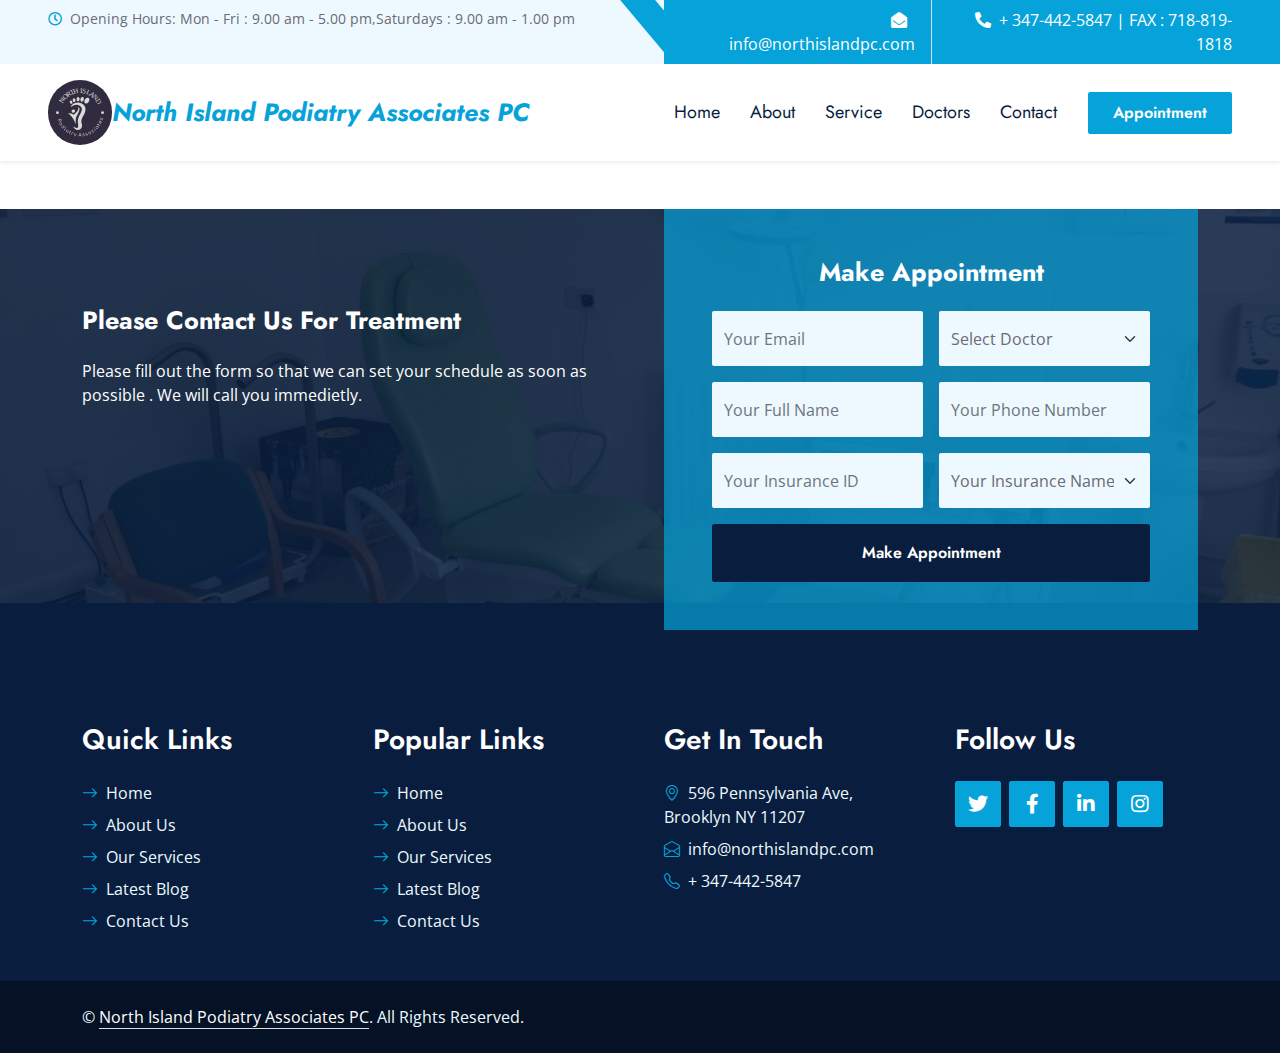
<file: appointment.html>
<!DOCTYPE html>
<html lang="en">

<head>
    <meta charset="utf-8">
    <title>North Island Podiatry Associates PC</title>
    <meta content="width=device-width, initial-scale=1.0" name="viewport">
    <meta content="Podiatry,Clinic,Associates" name="keywords">
    <meta content="Podiatry,Clinic,Associates" name="description">

    <!-- Favicon -->
    <link href="img/favicon.ico" rel="icon">

    <!-- Google Web Fonts -->
    <link rel="preconnect" href="https://fonts.gstatic.com">
    <link href="https://fonts.googleapis.com/css2?family=Jost:wght@500;600;700&family=Open+Sans:wght@400;600&display=swap" rel="stylesheet"> 

    <!-- Icon Font Stylesheet -->
    <link href="https://cdnjs.cloudflare.com/ajax/libs/font-awesome/5.10.0/css/all.min.css" rel="stylesheet">
    <link href="https://cdn.jsdelivr.net/npm/bootstrap-icons@1.4.1/font/bootstrap-icons.css" rel="stylesheet">

    <!-- Libraries Stylesheet -->
    <link href="lib/owlcarousel/assets/owl.carousel.min.css" rel="stylesheet">
    <link href="lib/animate/animate.min.css" rel="stylesheet">
    <link href="lib/tempusdominus/css/tempusdominus-bootstrap-4.min.css" rel="stylesheet" />
    <link href="lib/twentytwenty/twentytwenty.css" rel="stylesheet" />

    <!-- Customized Bootstrap Stylesheet -->
    <link href="css/bootstrap.min.css" rel="stylesheet">

    <!-- Template Stylesheet -->
    <link href="css/style.css" rel="stylesheet">
</head>

<body>
    <!-- Spinner Start -->
    <div id="spinner" class="show bg-white position-fixed translate-middle w-100 vh-100 top-50 start-50 d-flex align-items-center justify-content-center">
        <div class="spinner-grow text-primary m-1" role="status">
            <span class="sr-only">Loading...</span>
        </div>
        <div class="spinner-grow text-dark m-1" role="status">
            <span class="sr-only">Loading...</span>
        </div>
        <div class="spinner-grow text-secondary m-1" role="status">
            <span class="sr-only">Loading...</span>
        </div>
    </div>
    <!-- Spinner End -->


    <!-- Topbar Start -->
    <div class="container-fluid bg-light ps-5 pe-0 d-none d-lg-block">
        <div class="row gx-0">
            <div class="col-md-6 text-center text-lg-start mb-2 mb-lg-0">
                <div class="d-inline-flex align-items-center">
                    <small class="py-2"><i class="far fa-clock text-primary me-2"></i>Opening Hours: Mon - Fri : 9.00 am - 5.00 pm,Saturdays : 9.00 am - 1.00 pm  </small>
                </div>
            </div>
            <div class="col-md-6 text-center text-lg-end">
                <div class="position-relative d-inline-flex align-items-center bg-primary text-white top-shape px-5">
                    <div class="me-3 pe-3 border-end py-2">
                        <p class="m-0"><i class="fa fa-envelope-open me-2"></i>info@northislandpc.com</p>
                    </div>
                    <div class="py-2">
                        <p class="m-0"><i class="fa fa-phone-alt me-2"></i>+ 347-442-5847 | FAX : 718-819-1818</p>
                    </div>
                </div>
            </div>
        </div>
    </div>
    <!-- Topbar End -->


    <!-- Navbar Start -->
    <nav class="navbar navbar-expand-lg bg-white navbar-light shadow-sm px-5 py-3 py-lg-0">
        <a href="index.html" class="navbar-brand p-0 d-flex">
            <img class="north-island-logo" src="svg/north-island-logo.svg" alt="north-island-logo">

            <h1 class="m-0 text-primary align-self-center d-none d-sm-block"><em> 
                North Island Podiatry Associates PC </em></h1>
        </a>
        <button class="navbar-toggler" type="button" data-bs-toggle="collapse" data-bs-target="#navbarCollapse">
            <span class="navbar-toggler-icon"></span>
        </button>
        <div class="collapse navbar-collapse" id="navbarCollapse">
            <div class="navbar-nav ms-auto py-0">
                <a href="index.html" class="nav-item nav-link">Home</a>
                <a href="about.html" class="nav-item nav-link">About</a>
                <a href="service.html" class="nav-item nav-link">Service</a>
                <a href="team.html" class="nav-item nav-link">Doctors</a>

                <!-- <div class="nav-item dropdown">
                    <a href="#" class="nav-link dropdown-toggle active" data-bs-toggle="dropdown">Pages</a>
                    <div class="dropdown-menu m-0">
                        <a href="price.html" class="dropdown-item">Pricing Plan</a>
                        <a href="team.html" class="dropdown-item">Our Dentist</a>
                        <a href="testimonial.html" class="dropdown-item">Testimonial</a>
                        <a href="appointment.html" class="dropdown-item active">Appointment</a>
                    </div>
                </div> -->
                <a href="contact.html" class="nav-item nav-link">Contact</a>
            </div>
            <a href="appointment.html" class="btn btn-primary py-2 px-4 ms-3">Appointment</a>
        </div>
    </nav>
    <!-- Navbar End -->


    <!-- Full Screen Search Start -->
    <div class="modal fade" id="searchModal" tabindex="-1">
        <div class="modal-dialog modal-fullscreen">
            <div class="modal-content" style="background: rgba(9, 30, 62, .7);">
                <div class="modal-header border-0">
                    <button type="button" class="btn bg-white btn-close" data-bs-dismiss="modal" aria-label="Close"></button>
                </div>
                <div class="modal-body d-flex align-items-center justify-content-center">
                    <div class="input-group" style="max-width: 600px;">
                        <input type="text" class="form-control bg-transparent border-primary p-3" placeholder="Type search keyword">
                        <button class="btn btn-primary px-4"><i class="bi bi-search"></i></button>
                    </div>
                </div>
            </div>
        </div>
    </div>
    <!-- Full Screen Search End -->


    <!-- Hero Start -->
    <!--<div class="container-fluid bg-primary py-5 hero-header mb-5">-->
    <!--    <div class="row py-3">-->
    <!--        <div class="col-12 text-center">-->
    <!--            <h1 class="display-3 text-white animated zoomIn">Appointment</h1>-->
    <!--            <a href="" class="h4 text-white">Home</a>-->
    <!--            <i class="far fa-circle text-white px-2"></i>-->
    <!--            <a href="" class="h4 text-white">Appointment</a>-->
    <!--        </div>-->
    <!--    </div>-->
    <!--</div>-->
    <!-- Hero End -->


    <!-- Appointment Start -->
    <div class="container-fluid bg-primary bg-appointment my-5 wow fadeInUp" data-wow-delay="0.1s">
        <div class="container">
            <div class="row gx-5">
                <div class="col-lg-6 py-5">
                    <div class="py-5">
                        <h1 class="display-5 text-white mb-4">Please Contact Us For Treatment</h1>
                        <p class="text-white mb-0">Please fill out the form so that we can set your schedule as soon as possible . We will call you immedietly.</p>
                    </div>
                </div>
                <div class="col-lg-6">
                    <div class="appointment-form h-100 d-flex flex-column justify-content-center text-center p-5 wow zoomIn" data-wow-delay="0.6s" id="appointment" >
                        <h1 class="text-white mb-4">Make Appointment</h1>
                        <form action="https://formspree.io/f/xqknvdyl" method="post">
                            <div class="row g-3">
                                <div class="col-12 col-sm-6">
                                    <!-- <select class="form-select bg-light border-0" style="height: 55px;" name="service" required>
                                        <option selected>Select A Service</option>
                                        <option value="1">Service 1</option>
                                        <option value="2">Service 2</option>
                                        <option value="3">Service 3</option>
                                    </select> -->
                                    <div class="col-12">
                                        <input type="email" class="form-control bg-light border-0" placeholder="Your Email" style="height: 55px;" name="email" required>
                                    </div>
                                </div>
                                <div class="col-12  col-sm-6">
                                    <select class="form-select bg-light border-0" style="height: 55px;" name="doctor" required>
                                        <option selected>Select Doctor</option>
                                        <option value="Dr. Junior King, DPM ">Dr. Junior King, DPM </option>
                                        <option value="Dr. Jeffrey Kagan, DPM ">Dr. Jeffrey Kagan, DPM </option>
                                        <option value="DR. Jeffrey Kriegel, DPM">DR. Jeffrey Kriegel, DPM</option>
                                        <option value="Dr. Tyrone Johnson, DPM">Dr. Tyrone Johnson, DPM</option>
                                        <option value="Dr. Momna Younas, DPM ">Dr. Momna Younas, DPM </option>
                                    </select>
                                </div>
                                <div class="col-12 col-sm-6">
                                    <input type="text" class="form-control bg-light border-0" placeholder="Your Full Name" style="height: 55px;" name="name" required>
                                </div>
                                <div class="col-12 col-sm-6">
                                    <input type="number" class="form-control bg-light border-0" placeholder="Your Phone Number" style="height: 55px;" name="phoneNumber" required>
                                </div>
                                <div class="col-12 col-sm-6">
                                    <input type="number" class="form-control bg-light border-0" placeholder="Your Insurance ID" style="height: 55px;" name="insuranceId" required>
                                </div>
                                <div class="col-12  col-sm-6">
                                    <select class="form-select bg-light border-0" style="height: 55px;" name="insuranseName" required>
                                        <option selected>Your Insurance Name</option>
                                        <option value="FIDELIS ALL (IN NETWORK) ">FIDELIS ALL(IN NETWORK)</option>
                                        <option value="CENTER PLAN/MCR( IN NETWORK) ">CENTER PLAN/MCR(IN NETWORK)</option>
                                        <option value="CENTER PLAN MCD AND MCR  (IN NETWORK)">CENTER PLAN MCD AND MCR(IN NETWORK)</option>
                                        <option value="VNS CHOICE (IN NETWORK)">VNS CHOICE(IN NETWORK)</option>
                                        <option value="EMPIRE MEDIBLUE (IN NETWORK)">EMPIRE MEDIBLUE (IN NETWORK)</option>
                                        <option value="EMPIRE PLAN (JLJ) ONLY (IN NETWORK)">EMPIRE PLAN (JLJ) ONLY(IN NETWORK)</option>
                                        <option value="HUMANA (IN NETWORK)">HUMANA(IN NETWORK)</option>
                                        <option value="AGEWELL (IN NETWORK)">AGEWELL(IN NETWORK)</option>
                                        <option value="PARTNERS HEALTH PLAN  (IN NETWORK)">PARTNERS HEALTH PLAN(IN NETWORK)</option>
                                        <option value="ELDERPLAN MCR(IN NETWORK)">ELDERPLAN MCR(IN NETWORK)</option>
                                        <option value="ELDERPLAN/ MCD  (IN NETWORK)">ELDERPLAN/ MCD(IN NETWORK)</option>
                                        <option value="UHC  ALL (IN NETWORK)">UHC ALL(IN NETWORK)</option>
                                        <option value="UHC OPTUM (IN NETWORK)">UHC OPTUM(IN NETWORK)</option>
                                        <option value="AMIDA CARE  (IN NETWORK)">AMIDA CARE(IN NETWORK)</option>
                                        <option value="WELLCARE / MCR/MCD  (IN NETWORK)">WELLCARE / MCR/MCD(IN NETWORK)</option>
                                        <option value="MEDICARE  (IN NETWORK)">MEDICARE(IN NETWORK)</option>
                                        <option value="MEDICAID   (IN NETWORK)">MEDICAID(IN NETWORK)</option>
                                        <option value="SENIOR WHOLEHEALTH  (IN NETWORK)">SENIOR WHOLEHEALTH(IN NETWORK)</option>
                                        <option value="CIGNA (OUT OF NETWORK)">CIGNA (OUT OF NETWORK)</option>
                                        <option value="CIGNA (F) ">CIGNA (F)</option>
                                        <option value="METRO PLUS  (IN NETWORK)">METRO PLUS  (IN NETWORK)</option>
                                        <option value="EMPIRE PLAN (NYSHIP) OUT OF NETWORK">EMPIRE PLAN (NYSHIP) OUT OF NETWORK</option>
                                        <option value="AETNA  OUT OF NETWORK">AETNA  OUT OF NETWORK</option>
                                        <option value="AETNA MCR  OUT OF NETWORK">AETNA MCR  OUT OF NETWORK</option>
                                        <option value="A1199 INS OUT OF NETWORK">1199 INS OUT OF NETWORK</option>
                                        <option value="BCBS/Anthem  OUT OF NETWORK">BCBS/Anthem  OUT OF NETWORK</option>
                                        <option value="UHC OXFORD (IN NETWORK)">UHC OXFORD (IN NETWORK)</option>
                                        <option value="GHI OUT OF NETWORK  ( OUT OF NETWORK)">GHI OUT OF NETWORK( OUT OF NETWORK)</option>
                                        <option value="VILLAGECARE  (OUT OF NETWORK)">VILLAGECARE(OUT OF NETWORK)</option>
                                        <option value="MAGNACARE ( OUT OF NETWORK)">MAGNACARE ( OUT OF NETWORK)</option>
                                        <option value="OSCAR INS (OUT OF NETWORK)">OSCAR INS (OUT OF NETWORK)</option>
                                        <option value="AARP UHC (IN NETWORK)">AARP UHC (IN NETWORK)</option>
                                    </select>
                                </div>
                             
                                <!-- <div class="col-12 col-sm-6">
                                    <div class="date" id="date1" data-target-input="nearest">
                                        <input type="text"
                                            class="form-control bg-light border-0 datetimepicker-input"
                                            placeholder="Appointment Date" data-target="#date1" data-toggle="datetimepicker" style="height: 55px;" name="date" required>
                                    </div>
                                </div> -->
                                <!-- <div class="col-12 col-sm-6">
                                    <div class="time" id="time1" data-target-input="nearest">
                                        <input type="text"
                                            class="form-control bg-light border-0 datetimepicker-input"
                                            placeholder="Appointment Time" data-target="#time1" data-toggle="datetimepicker" style="height: 55px;" name="time" required>
                                    </div>
                                </div> -->
                                <div class="col-12">
                                    <button class="btn btn-dark w-100 py-3" type="submit">Make Appointment</button>
                                </div>
                            </div>
                        </form>
                    </div>
                </div>
            </div>
        </div>
    </div>
    <!-- Appointment End -->
    

    

    <!-- Footer Start -->
    <div class="container-fluid bg-dark text-light py-5 wow fadeInUp" data-wow-delay="0.3s" style="margin-top: -75px;">
        <div class="container pt-5">
            <div class="row g-5 pt-4">
                <div class="col-lg-3 col-md-6">
                    <h3 class="text-white mb-4">Quick Links</h3>
                    <div class="d-flex flex-column justify-content-start">
                        <a class="text-light mb-2" href="#"><i class="bi bi-arrow-right text-primary me-2"></i>Home</a>
                        <a class="text-light mb-2" href="#"><i class="bi bi-arrow-right text-primary me-2"></i>About Us</a>
                        <a class="text-light mb-2" href="#"><i class="bi bi-arrow-right text-primary me-2"></i>Our Services</a>
                        <a class="text-light mb-2" href="#"><i class="bi bi-arrow-right text-primary me-2"></i>Latest Blog</a>
                        <a class="text-light" href="#"><i class="bi bi-arrow-right text-primary me-2"></i>Contact Us</a>
                    </div>
                </div>
                <div class="col-lg-3 col-md-6">
                    <h3 class="text-white mb-4">Popular Links</h3>
                    <div class="d-flex flex-column justify-content-start">
                        <a class="text-light mb-2" href="#"><i class="bi bi-arrow-right text-primary me-2"></i>Home</a>
                        <a class="text-light mb-2" href="#"><i class="bi bi-arrow-right text-primary me-2"></i>About Us</a>
                        <a class="text-light mb-2" href="#"><i class="bi bi-arrow-right text-primary me-2"></i>Our Services</a>
                        <a class="text-light mb-2" href="#"><i class="bi bi-arrow-right text-primary me-2"></i>Latest Blog</a>
                        <a class="text-light" href="#"><i class="bi bi-arrow-right text-primary me-2"></i>Contact Us</a>
                    </div>
                </div>
                <div class="col-lg-3 col-md-6">
                    <h3 class="text-white mb-4">Get In Touch</h3>
                    <p class="mb-2"><i class="bi bi-geo-alt text-primary me-2"></i>596 Pennsylvania Ave, Brooklyn NY 11207 </p>
                    <p class="mb-2"><i class="bi bi-envelope-open text-primary me-2"></i>info@northislandpc.com</p>
                    <p class="mb-0"><i class="bi bi-telephone text-primary me-2"></i>+ 347-442-5847</p>
                </div>
                <div class="col-lg-3 col-md-6">
                    <h3 class="text-white mb-4">Follow Us</h3>
                    <div class="d-flex">
                        <a class="btn btn-lg btn-primary btn-lg-square rounded me-2" href="#"><i class="fab fa-twitter fw-normal"></i></a>
                        <a class="btn btn-lg btn-primary btn-lg-square rounded me-2" href="#"><i class="fab fa-facebook-f fw-normal"></i></a>
                        <a class="btn btn-lg btn-primary btn-lg-square rounded me-2" href="#"><i class="fab fa-linkedin-in fw-normal"></i></a>
                        <a class="btn btn-lg btn-primary btn-lg-square rounded" href="#"><i class="fab fa-instagram fw-normal"></i></a>
                    </div>
                </div>
            </div>
        </div>
    </div>
    <div class="container-fluid text-light py-4" style="background: #051225;">
        <div class="container">
            <div class="row g-0">
                <div class="col-md-6 text-center text-md-start">
                    <p class="mb-md-0">&copy; <a class="text-white border-bottom" href="#">North Island Podiatry Associates PC</a>. All Rights Reserved.</p>
                </div>
           
            </div>
        </div>
    </div>
    <!-- Footer End -->


    <!-- Back to Top -->
    <a href="#" class="btn btn-lg btn-primary btn-lg-square rounded back-to-top"><i class="bi bi-arrow-up"></i></a>


    <!-- JavaScript Libraries -->
    <script src="https://code.jquery.com/jquery-3.4.1.min.js"></script>
    <script src="https://cdn.jsdelivr.net/npm/bootstrap@5.0.0/dist/js/bootstrap.bundle.min.js"></script>
    <script src="lib/wow/wow.min.js"></script>
    <script src="lib/easing/easing.min.js"></script>
    <script src="lib/waypoints/waypoints.min.js"></script>
    <script src="lib/owlcarousel/owl.carousel.min.js"></script>
    <script src="lib/tempusdominus/js/moment.min.js"></script>
    <script src="lib/tempusdominus/js/moment-timezone.min.js"></script>
    <script src="lib/tempusdominus/js/tempusdominus-bootstrap-4.min.js"></script>
    <script src="lib/twentytwenty/jquery.event.move.js"></script>
    <script src="lib/twentytwenty/jquery.twentytwenty.js"></script>

    <!-- Template Javascript -->
    <script src="js/main.js"></script>
</body>

</html>
</file>
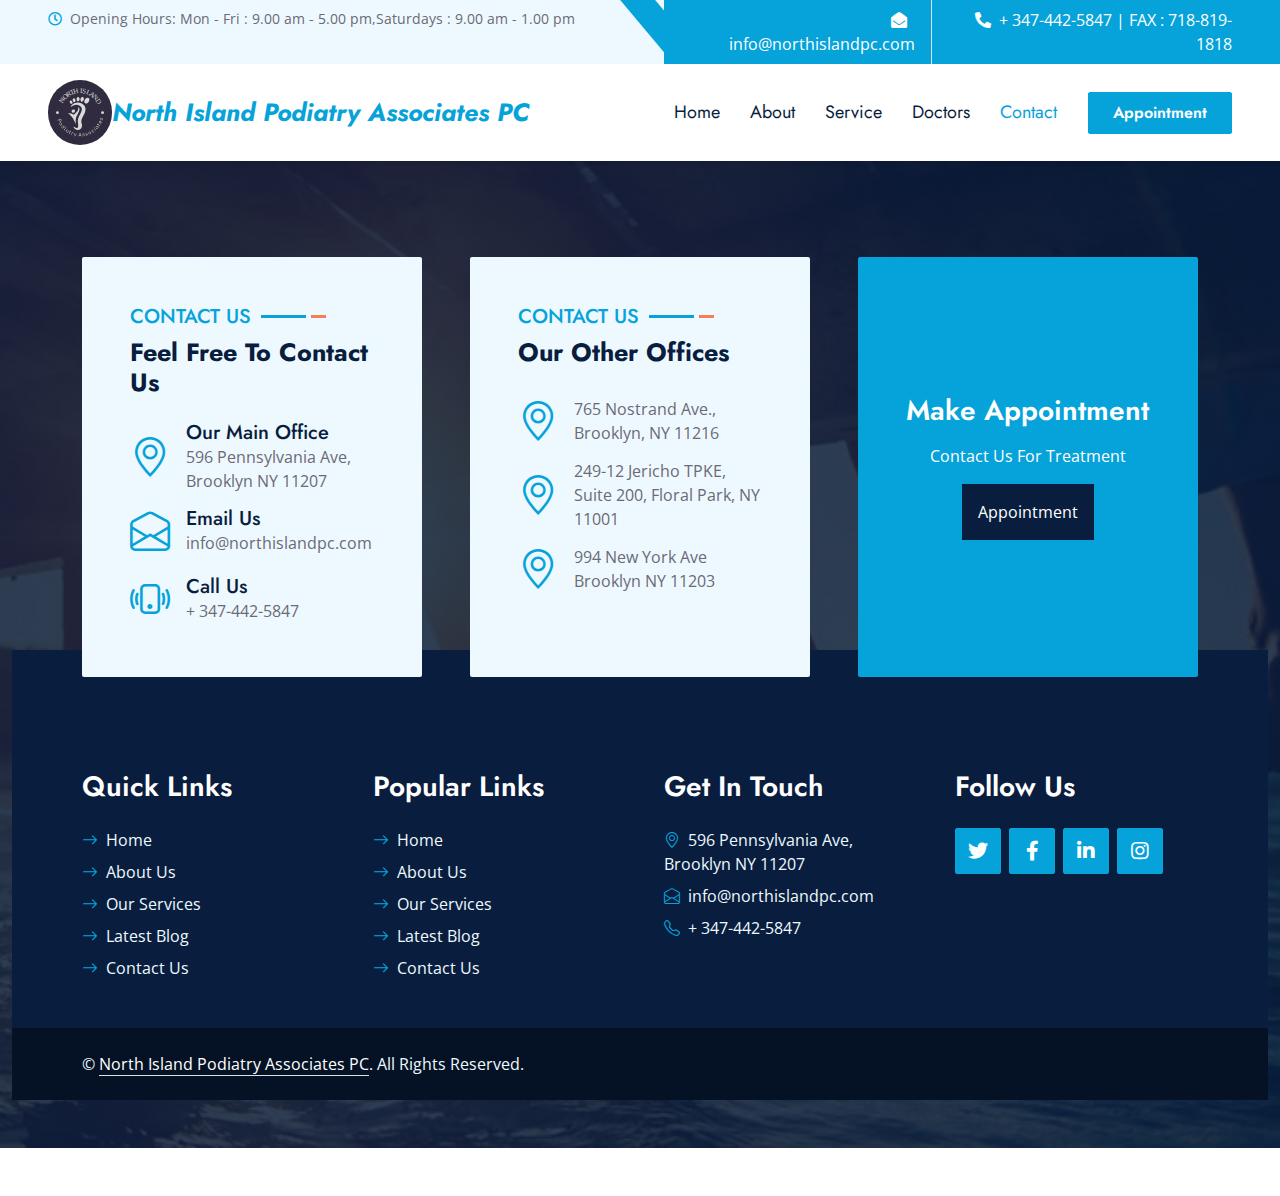
<file: contact.html>
<!DOCTYPE html>
<html lang="en">

<head>
    <meta charset="utf-8">
    <title>North Island Podiatry Associates PC</title>
    <meta content="width=device-width, initial-scale=1.0" name="viewport">
    <meta content="Podiatry,Clinic,Associates" name="keywords">
    <meta content="Podiatry,Clinic,Associates" name="description">

    <!-- Favicon -->
    <link href="img/favicon.ico" rel="icon">

    <!-- Google Web Fonts -->
    <link rel="preconnect" href="https://fonts.gstatic.com">
    <link href="https://fonts.googleapis.com/css2?family=Jost:wght@500;600;700&family=Open+Sans:wght@400;600&display=swap" rel="stylesheet"> 

    <!-- Icon Font Stylesheet -->
    <link href="https://cdnjs.cloudflare.com/ajax/libs/font-awesome/5.10.0/css/all.min.css" rel="stylesheet">
    <link href="https://cdn.jsdelivr.net/npm/bootstrap-icons@1.4.1/font/bootstrap-icons.css" rel="stylesheet">

    <!-- Libraries Stylesheet -->
    <link href="lib/owlcarousel/assets/owl.carousel.min.css" rel="stylesheet">
    <link href="lib/animate/animate.min.css" rel="stylesheet">
    <link href="lib/tempusdominus/css/tempusdominus-bootstrap-4.min.css" rel="stylesheet" />
    <link href="lib/twentytwenty/twentytwenty.css" rel="stylesheet" />

    <!-- Customized Bootstrap Stylesheet -->
    <link href="css/bootstrap.min.css" rel="stylesheet">

    <!-- Template Stylesheet -->
    <link href="css/style.css" rel="stylesheet">
</head>

<body>
    <!-- Spinner Start -->
    <div id="spinner" class="show bg-white position-fixed translate-middle w-100 vh-100 top-50 start-50 d-flex align-items-center justify-content-center">
        <div class="spinner-grow text-primary m-1" role="status">
            <span class="sr-only">Loading...</span>
        </div>
        <div class="spinner-grow text-dark m-1" role="status">
            <span class="sr-only">Loading...</span>
        </div>
        <div class="spinner-grow text-secondary m-1" role="status">
            <span class="sr-only">Loading...</span>
        </div>
    </div>
    <!-- Spinner End -->


 
    <!-- Topbar Start -->
    <div class="container-fluid bg-light ps-5 pe-0 d-none d-lg-block">
        <div class="row gx-0">
            <div class="col-md-6 text-center text-lg-start mb-2 mb-lg-0">
                <div class="d-inline-flex align-items-center">
                    <small class="py-2"><i class="far fa-clock text-primary me-2"></i>Opening Hours: Mon - Fri : 9.00 am - 5.00 pm,Saturdays : 9.00 am - 1.00 pm  </small>
                </div>
            </div>
            <div class="col-md-6 text-center text-lg-end">
                <div class="position-relative d-inline-flex align-items-center bg-primary text-white top-shape px-5">
                    <div class="me-3 pe-3 border-end py-2">
                        <p class="m-0"><i class="fa fa-envelope-open me-2"></i>info@northislandpc.com</p>
                    </div>
                    <div class="py-2">
                        <p class="m-0"><i class="fa fa-phone-alt me-2"></i>+ 347-442-5847 | FAX : 718-819-1818</p>
                    </div>
                </div>
            </div>
        </div>
    </div>
    <!-- Topbar End -->


    <!-- Navbar Start -->
    <nav class="navbar navbar-expand-lg bg-white navbar-light shadow-sm px-5 py-3 py-lg-0">
        <a href="index.html" class="navbar-brand p-0 d-flex">
            <img class="north-island-logo" src="svg/north-island-logo.svg" alt="north-island-logo">

            <h1 class="m-0 text-primary align-self-center d-none d-sm-block"><em> 
                North Island Podiatry Associates PC </em></h1>
        </a>
        <button class="navbar-toggler" type="button" data-bs-toggle="collapse" data-bs-target="#navbarCollapse">
            <span class="navbar-toggler-icon"></span>
        </button>
        <div class="collapse navbar-collapse" id="navbarCollapse">
            <div class="navbar-nav ms-auto py-0">
                <a href="index.html" class="nav-item nav-link">Home</a>
                <a href="about.html" class="nav-item nav-link">About</a>
                <a href="service.html" class="nav-item nav-link">Service</a>
                <a href="team.html" class="nav-item nav-link">Doctors</a>

                <!-- <div class="nav-item dropdown">
                    <a href="#" class="nav-link dropdown-toggle" data-bs-toggle="dropdown">Pages</a>
                    <div class="dropdown-menu m-0">
                        <a href="price.html" class="dropdown-item">Pricing Plan</a>
                        <a href="team.html" class="dropdown-item">Our Dentist</a>
                        <a href="testimonial.html" class="dropdown-item">Testimonial</a>
                        <a href="appointment.html" class="dropdown-item">Appointment</a>
                    </div>
                </div> -->
                <a href="contact.html" class="nav-item nav-link active">Contact</a>
            </div>
            <a href="appointment.html" class="btn btn-primary py-2 px-4 ms-3">Appointment</a>
        </div>
    </nav>
    <!-- Navbar End -->


    <!-- Full Screen Search Start -->
    <div class="modal fade" id="searchModal" tabindex="-1">
        <div class="modal-dialog modal-fullscreen">
            <div class="modal-content" style="background: rgba(9, 30, 62, .7);">
                <div class="modal-header border-0">
                    <button type="button" class="btn bg-white btn-close" data-bs-dismiss="modal" aria-label="Close"></button>
                </div>
                <div class="modal-body d-flex align-items-center justify-content-center">
                    <div class="input-group" style="max-width: 600px;">
                        <input type="text" class="form-control bg-transparent border-primary p-3" placeholder="Type search keyword">
                        <button class="btn btn-primary px-4"><i class="bi bi-search"></i></button>
                    </div>
                </div>
            </div>
        </div>
    </div>
    <!-- Full Screen Search End -->


    <!-- Hero Start -->
    <div class="container-fluid bg-primary py-5 hero-header mb-5">
    <!--    <div class="row py-3">-->
    <!--        <div class="col-12 text-center">-->
    <!--            <h1 class="display-3 text-white animated zoomIn">Contact Us</h1>-->
    <!--            <a href="" class="h4 text-white">Home</a>-->
    <!--            <i class="far fa-circle text-white px-2"></i>-->
    <!--            <a href="" class="h4 text-white">Contact</a>-->
    <!--        </div>-->
    <!--    </div>-->
    <!--</div>-->
    <!-- Hero End -->


    <!-- Contact Start -->
    <div class="container-fluid py-5">
        <div class="container">
            <div class="row g-5">
                <div class="col-xl-4 col-lg-6 wow slideInUp" data-wow-delay="0.1s">
                    <div class="bg-light rounded h-100 p-5">
                        <div class="section-title">
                            <h5 class="position-relative d-inline-block text-primary text-uppercase">Contact Us</h5>
                            <h1 class="display-6 mb-4">Feel Free To Contact Us</h1>
                        </div>
                        <div class="d-flex align-items-center mb-2">
                            <i class="bi bi-geo-alt fs-1 text-primary me-3"></i>
                            <div class="text-start">
                                <h5 class="mb-0">Our Main Office</h5>
                                <span>596 Pennsylvania Ave, Brooklyn NY 11207 </span>
                            </div>
                        </div>
                        <div class="d-flex align-items-center mb-2">
                            <i class="bi bi-envelope-open fs-1 text-primary me-3"></i>
                            <div class="text-start">
                                <h5 class="mb-0">Email Us</h5>
                                <span>info@northislandpc.com</span>
                            </div>
                        </div>
                        <div class="d-flex align-items-center">
                            <i class="bi bi-phone-vibrate fs-1 text-primary me-3"></i>
                            <div class="text-start">
                                <h5 class="mb-0">Call Us</h5>
                                <span>+ 347-442-5847</span>
                            </div>
                        </div>
                    </div>
                </div>
                <div class="col-xl-4 col-lg-6 wow slideInUp" data-wow-delay="0.1s">
                    <div class="bg-light rounded h-100 p-5">
                        <div class="section-title">
                            <h5 class="position-relative d-inline-block text-primary text-uppercase">Contact Us</h5>
                            <h1 class="display-6 mb-4">Our Other Offices</h1>
                        </div>
                        <div class="d-flex align-items-center mb-2">
                            <i class="bi bi-geo-alt fs-1 text-primary me-3"></i>
                            <div class="text-start">
                                <h5 class="mb-0"></h5>
                                <span>	765 Nostrand Ave., Brooklyn, NY 11216  </span>
                            </div>
                        </div>
                        <div class="d-flex align-items-center mb-2">
                            <i class="bi bi-geo-alt fs-1 text-primary me-3"></i>
                            <div class="text-start">
                                <h5 class="mb-0"></h5>
                                <span>	249-12 Jericho TPKE, Suite 200, Floral Park, NY 11001  </span>
                            </div>
                        </div>
                        <div class="d-flex align-items-center mb-2">
                            <i class="bi bi-geo-alt fs-1 text-primary me-3"></i>
                            <div class="text-start">
                                <h5 class="mb-0"></h5>
                                <span>994 New York Ave Brooklyn NY 11203 </span>
                            </div>
                        </div>
                     
                    
                    </div>
                </div>
                <div class="col-xl-4 col-lg-6 wow slideInUp" data-wow-delay="0.3s">
                        <div
                            class="position-relative bg-primary rounded h-100 d-flex flex-column align-items-center justify-content-center text-center p-4">
                            <h3 class="text-white mb-3">Make Appointment</h3>
                            <p class="text-white mb-3">Contact Us For Treatment</p>
                            <a class="btn-dark p-3" href="appointment.html"
                                class="btn btn-primary py-2 px-4 ms-3">Appointment
                            </a>
                        </div>
                </div>
                <!-- <div class="col-xl-4 col-lg-12 wow slideInUp" data-wow-delay="0.6s">
                    <iframe class="position-relative rounded w-100 h-100"
                        src="https://www.google.com/maps/embed?pb=!1m18!1m12!1m3!1d3001156.4288297426!2d-78.01371936852176!3d42.72876761954724!2m3!1f0!2f0!3f0!3m2!1i1024!2i768!4f13.1!3m3!1m2!1s0x4ccc4bf0f123a5a9%3A0xddcfc6c1de189567!2sNew%20York%2C%20USA!5e0!3m2!1sen!2sbd!4v1603794290143!5m2!1sen!2sbd"
                        frameborder="0" style="min-height: 400px; border:0;" allowfullscreen="" aria-hidden="false"
                        tabindex="0"></iframe>
                </div> -->
            </div>
        </div>
    </div>
    <!-- Contact End -->



    

    <!-- Footer Start -->
    <div class="container-fluid bg-dark text-light py-5 wow fadeInUp" data-wow-delay="0.3s" style="margin-top: -75px;">
        <div class="container pt-5">
            <div class="row g-5 pt-4">
                <div class="col-lg-3 col-md-6">
                    <h3 class="text-white mb-4">Quick Links</h3>
                    <div class="d-flex flex-column justify-content-start">
                        <a class="text-light mb-2" href="#"><i class="bi bi-arrow-right text-primary me-2"></i>Home</a>
                        <a class="text-light mb-2" href="#"><i class="bi bi-arrow-right text-primary me-2"></i>About Us</a>
                        <a class="text-light mb-2" href="#"><i class="bi bi-arrow-right text-primary me-2"></i>Our Services</a>
                        <a class="text-light mb-2" href="#"><i class="bi bi-arrow-right text-primary me-2"></i>Latest Blog</a>
                        <a class="text-light" href="#"><i class="bi bi-arrow-right text-primary me-2"></i>Contact Us</a>
                    </div>
                </div>
                <div class="col-lg-3 col-md-6">
                    <h3 class="text-white mb-4">Popular Links</h3>
                    <div class="d-flex flex-column justify-content-start">
                        <a class="text-light mb-2" href="#"><i class="bi bi-arrow-right text-primary me-2"></i>Home</a>
                        <a class="text-light mb-2" href="#"><i class="bi bi-arrow-right text-primary me-2"></i>About Us</a>
                        <a class="text-light mb-2" href="#"><i class="bi bi-arrow-right text-primary me-2"></i>Our Services</a>
                        <a class="text-light mb-2" href="#"><i class="bi bi-arrow-right text-primary me-2"></i>Latest Blog</a>
                        <a class="text-light" href="#"><i class="bi bi-arrow-right text-primary me-2"></i>Contact Us</a>
                    </div>
                </div>
                <div class="col-lg-3 col-md-6">
                    <h3 class="text-white mb-4">Get In Touch</h3>
                    <p class="mb-2"><i class="bi bi-geo-alt text-primary me-2"></i>596 Pennsylvania Ave, Brooklyn NY 11207 </p>
                    <p class="mb-2"><i class="bi bi-envelope-open text-primary me-2"></i>info@northislandpc.com</p>
                    <p class="mb-0"><i class="bi bi-telephone text-primary me-2"></i>+ 347-442-5847</p>
                </div>
                <div class="col-lg-3 col-md-6">
                    <h3 class="text-white mb-4">Follow Us</h3>
                    <div class="d-flex">
                        <a class="btn btn-lg btn-primary btn-lg-square rounded me-2" href="#"><i class="fab fa-twitter fw-normal"></i></a>
                        <a class="btn btn-lg btn-primary btn-lg-square rounded me-2" href="#"><i class="fab fa-facebook-f fw-normal"></i></a>
                        <a class="btn btn-lg btn-primary btn-lg-square rounded me-2" href="#"><i class="fab fa-linkedin-in fw-normal"></i></a>
                        <a class="btn btn-lg btn-primary btn-lg-square rounded" href="#"><i class="fab fa-instagram fw-normal"></i></a>
                    </div>
                </div>
            </div>
        </div>
    </div>
    <div class="container-fluid text-light py-4" style="background: #051225;">
        <div class="container">
            <div class="row g-0">
                <div class="col-md-6 text-center text-md-start">
                    <p class="mb-md-0">&copy; <a class="text-white border-bottom" href="#">North Island Podiatry Associates PC</a>. All Rights Reserved.</p>
                </div>
                <div class="col-md-6 text-center text-md-end">
                
                </div>
            </div>
        </div>
    </div>
    <!-- Footer End -->


    <!-- Back to Top -->
    <a href="#" class="btn btn-lg btn-primary btn-lg-square rounded back-to-top"><i class="bi bi-arrow-up"></i></a>


    <!-- JavaScript Libraries -->
    <script src="https://code.jquery.com/jquery-3.4.1.min.js"></script>
    <script src="https://cdn.jsdelivr.net/npm/bootstrap@5.0.0/dist/js/bootstrap.bundle.min.js"></script>
    <script src="lib/wow/wow.min.js"></script>
    <script src="lib/easing/easing.min.js"></script>
    <script src="lib/waypoints/waypoints.min.js"></script>
    <script src="lib/owlcarousel/owl.carousel.min.js"></script>
    <script src="lib/tempusdominus/js/moment.min.js"></script>
    <script src="lib/tempusdominus/js/moment-timezone.min.js"></script>
    <script src="lib/tempusdominus/js/tempusdominus-bootstrap-4.min.js"></script>
    <script src="lib/twentytwenty/jquery.event.move.js"></script>
    <script src="lib/twentytwenty/jquery.twentytwenty.js"></script>

    <!-- Template Javascript -->
    <script src="js/main.js"></script>
</body>

</html>
</file>
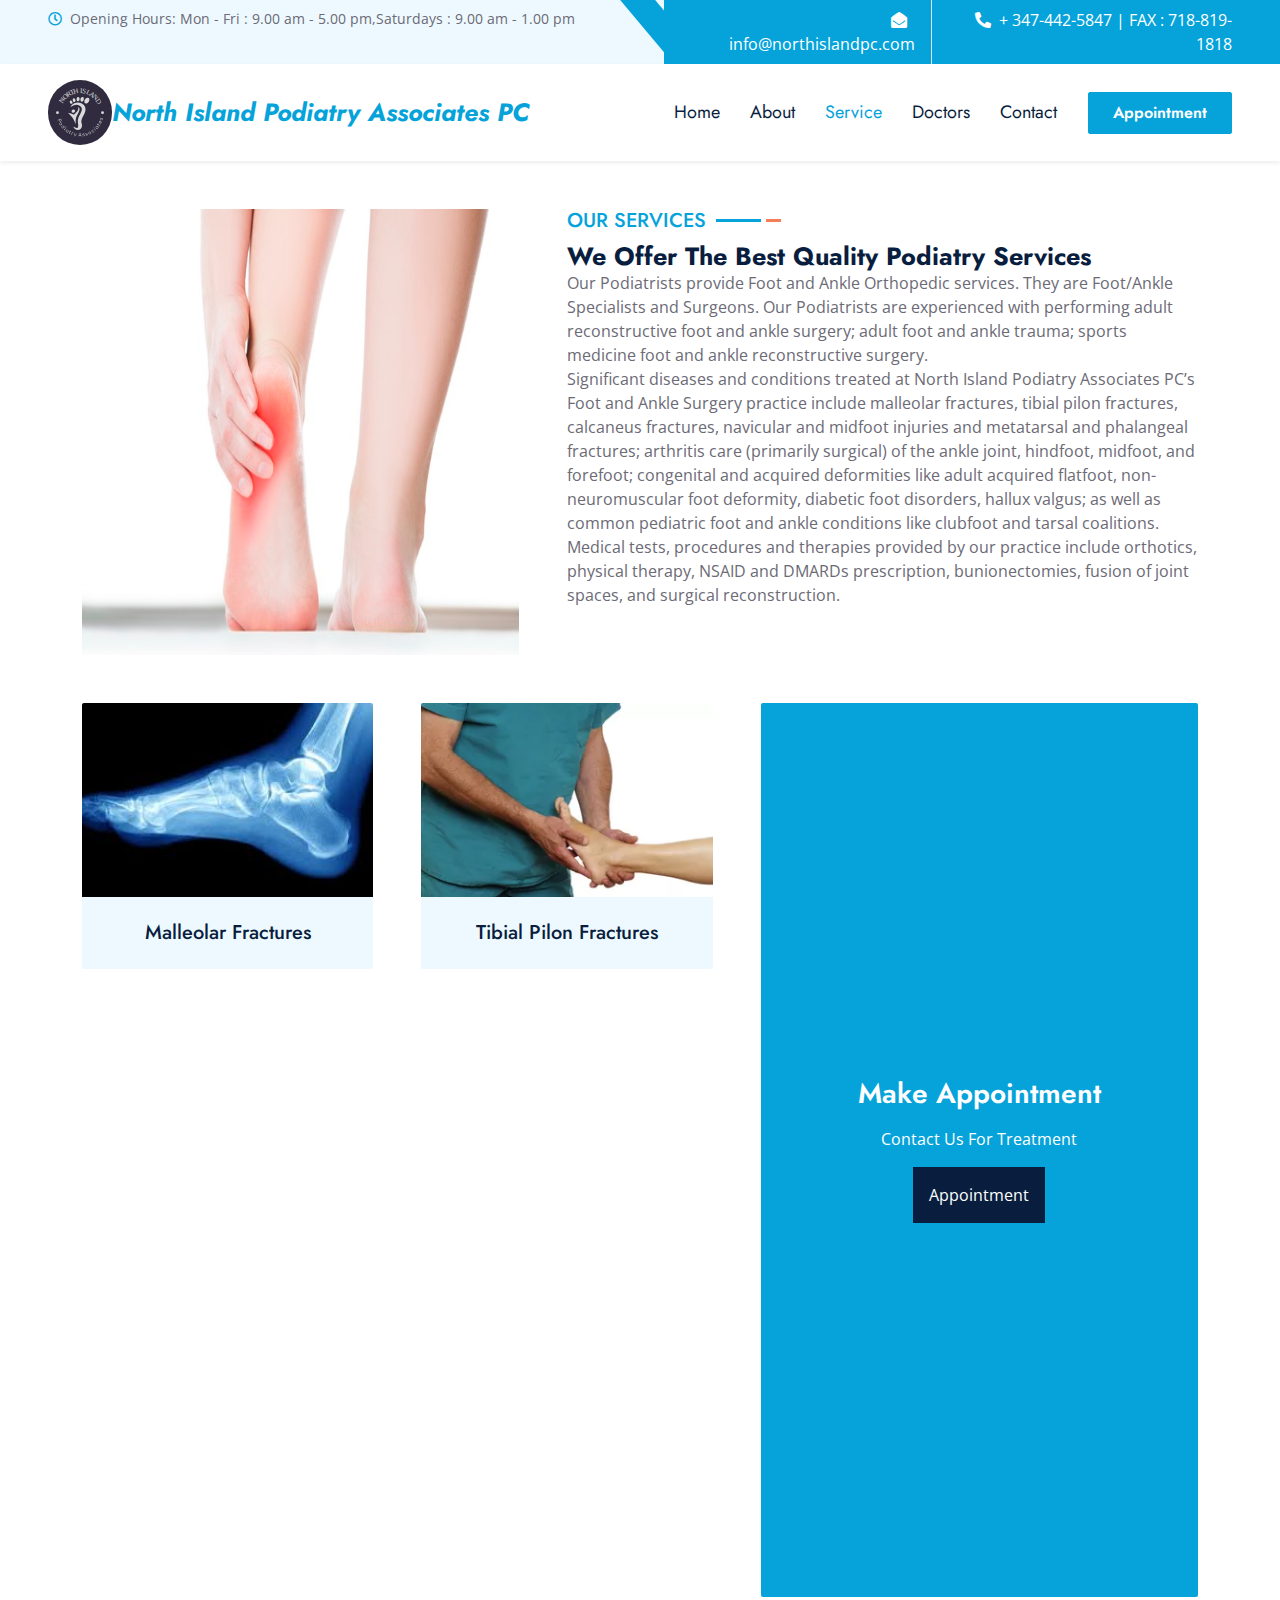
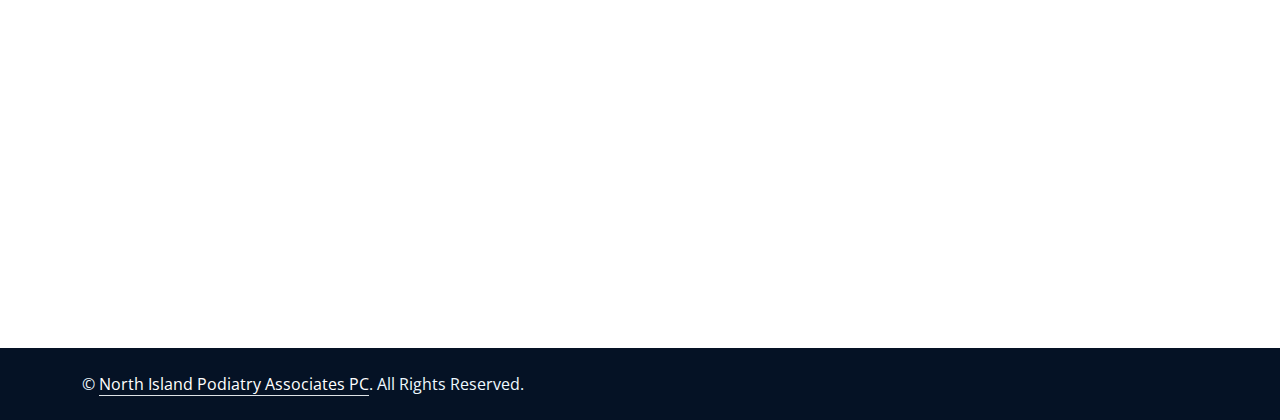
<file: service.html>
<!DOCTYPE html>
<html lang="en">

<head>
    <meta charset="utf-8">
    <title>North Island Podiatry Associates PC</title>
    <meta content="width=device-width, initial-scale=1.0" name="viewport">
    <meta content="Podiatry,Clinic,Associates" name="keywords">
    <meta content="Podiatry,Clinic,Associates" name="description">

    <!-- Favicon -->
    <link href="img/favicon.ico" rel="icon">

    <!-- Google Web Fonts -->
    <link rel="preconnect" href="https://fonts.gstatic.com">
    <link
        href="https://fonts.googleapis.com/css2?family=Jost:wght@500;600;700&family=Open+Sans:wght@400;600&display=swap"
        rel="stylesheet">

    <!-- Icon Font Stylesheet -->
    <link href="https://cdnjs.cloudflare.com/ajax/libs/font-awesome/5.10.0/css/all.min.css" rel="stylesheet">
    <link href="https://cdn.jsdelivr.net/npm/bootstrap-icons@1.4.1/font/bootstrap-icons.css" rel="stylesheet">

    <!-- Libraries Stylesheet -->
    <link href="lib/owlcarousel/assets/owl.carousel.min.css" rel="stylesheet">
    <link href="lib/animate/animate.min.css" rel="stylesheet">
    <link href="lib/tempusdominus/css/tempusdominus-bootstrap-4.min.css" rel="stylesheet" />
    <link href="lib/twentytwenty/twentytwenty.css" rel="stylesheet" />

    <!-- Customized Bootstrap Stylesheet -->
    <link href="css/bootstrap.min.css" rel="stylesheet">

    <!-- Template Stylesheet -->
    <link href="css/style.css" rel="stylesheet">
</head>

<body>
    <!-- Spinner Start -->
    <div id="spinner"
        class="show bg-white position-fixed translate-middle w-100 vh-100 top-50 start-50 d-flex align-items-center justify-content-center">
        <div class="spinner-grow text-primary m-1" role="status">
            <span class="sr-only">Loading...</span>
        </div>
        <div class="spinner-grow text-dark m-1" role="status">
            <span class="sr-only">Loading...</span>
        </div>
        <div class="spinner-grow text-secondary m-1" role="status">
            <span class="sr-only">Loading...</span>
        </div>
    </div>
    <!-- Spinner End -->


 
    <!-- Topbar Start -->
    <div class="container-fluid bg-light ps-5 pe-0 d-none d-lg-block">
        <div class="row gx-0">
            <div class="col-md-6 text-center text-lg-start mb-2 mb-lg-0">
                <div class="d-inline-flex align-items-center">
                    <small class="py-2"><i class="far fa-clock text-primary me-2"></i>Opening Hours: Mon - Fri : 9.00 am - 5.00 pm,Saturdays : 9.00 am - 1.00 pm  </small>
                </div>
            </div>
            <div class="col-md-6 text-center text-lg-end">
                <div class="position-relative d-inline-flex align-items-center bg-primary text-white top-shape px-5">
                    <div class="me-3 pe-3 border-end py-2">
                        <p class="m-0"><i class="fa fa-envelope-open me-2"></i>info@northislandpc.com</p>
                    </div>
                    <div class="py-2">
                        <p class="m-0"><i class="fa fa-phone-alt me-2"></i>+ 347-442-5847 | FAX : 718-819-1818</p>
                    </div>
                </div>
            </div>
        </div>
    </div>
    <!-- Topbar End -->

    <!-- Navbar Start -->
    <nav class="navbar navbar-expand-lg bg-white navbar-light shadow-sm px-5 py-3 py-lg-0">
        <a href="index.html" class="navbar-brand p-0 d-flex">
            <img class="north-island-logo" src="svg/north-island-logo.svg" alt="north-island-logo">

            <h1 class="m-0 text-primary align-self-center d-none d-sm-block"><em>
                    North Island Podiatry Associates PC </em></h1>
        </a>
        <button class="navbar-toggler" type="button" data-bs-toggle="collapse" data-bs-target="#navbarCollapse">
            <span class="navbar-toggler-icon"></span>
        </button>
        <div class="collapse navbar-collapse" id="navbarCollapse">
            <div class="navbar-nav ms-auto py-0">
                <a href="index.html" class="nav-item nav-link">Home</a>
                <a href="about.html" class="nav-item nav-link">About</a>
                <a href="service.html" class="nav-item nav-link active">Service</a>
                <a href="team.html" class="nav-item nav-link">Doctors</a>
                <!-- <div class="nav-item dropdown">
                    <a href="#" class="nav-link dropdown-toggle" data-bs-toggle="dropdown">Pages</a>
                    <div class="dropdown-menu m-0">
                        <a href="price.html" class="dropdown-item">Pricing Plan</a>
                        <a href="team.html" class="dropdown-item">Our Dentist</a>
                        <a href="testimonial.html" class="dropdown-item">Testimonial</a>
                        <a href="appointment.html" class="dropdown-item">Appointment</a>
                    </div>
                </div> -->
                <a href="contact.html" class="nav-item nav-link">Contact</a>
            </div>
       
            <a href="appointment.html" class="btn btn-primary py-2 px-4 ms-3">Appointment</a>
        </div>
    </nav>
    <!-- Navbar End -->


    <!-- Full Screen Search Start -->
    <div class="modal fade" id="searchModal" tabindex="-1">
        <div class="modal-dialog modal-fullscreen">
            <div class="modal-content" style="background: rgba(9, 30, 62, .7);">
                <div class="modal-header border-0">
                    <button type="button" class="btn bg-white btn-close" data-bs-dismiss="modal"
                        aria-label="Close"></button>
                </div>
                <div class="modal-body d-flex align-items-center justify-content-center">
                    <div class="input-group" style="max-width: 600px;">
                        <input type="text" class="form-control bg-transparent border-primary p-3"
                            placeholder="Type search keyword">
                        <button class="btn btn-primary px-4"><i class="bi bi-search"></i></button>
                    </div>
                </div>
            </div>
        </div>
    </div>
    <!-- Full Screen Search End -->


    <!-- Hero Start -->
    <!--<div class="container-fluid bg-primary py-5 hero-header mb-5">-->
    <!--    <div class="row py-3">-->
    <!--        <div class="col-12 text-center">-->
    <!--            <h1 class="display-3 text-white animated zoomIn">Services</h1>-->
    <!--            <a href="" class="h4 text-white">Home</a>-->
    <!--            <i class="far fa-circle text-white px-2"></i>-->
    <!--            <a href="" class="h4 text-white">Services</a>-->
    <!--        </div>-->
    <!--    </div>-->
    <!--</div>-->
    <!-- Hero End -->


    <!-- Service Start -->
    <div class="container-fluid py-5 wow fadeInUp" data-wow-delay="0.1s">
        <div class="container">
            <div class="row g-5 mb-5">
                <div class="col-lg-5 wow zoomIn" data-wow-delay="0.3s" style="min-height: 400px;">

                    <img class=" w-100 h-100" src="img/our-services.jpg" alt="foot health services">
                </div>
                <div class="col-lg-7">
                    <div class="section-title mb-5">
                        <h5 class="position-relative d-inline-block text-primary text-uppercase">Our Services</h5>
                        <h1 class="display-5 mb-0">We Offer The Best Quality Podiatry Services</h1>
                        <p>Our Podiatrists provide Foot and Ankle Orthopedic services. They are Foot/Ankle Specialists
                            and Surgeons. Our Podiatrists are experienced with performing adult reconstructive foot and
                            ankle surgery; adult foot and ankle trauma; sports medicine foot and ankle reconstructive
                            surgery. <br>
                            Significant diseases and conditions treated at North Island Podiatry Associates PC’s Foot
                            and Ankle Surgery practice include malleolar fractures, tibial pilon fractures, calcaneus
                            fractures, navicular and midfoot injuries and metatarsal and phalangeal fractures; arthritis
                            care (primarily surgical) of the ankle joint, hindfoot, midfoot, and forefoot; congenital
                            and acquired deformities like adult acquired flatfoot, non-neuromuscular foot deformity,
                            diabetic foot disorders, hallux valgus; as well as common pediatric foot and ankle
                            conditions like clubfoot and tarsal coalitions. Medical tests, procedures and therapies
                            provided by our practice include orthotics, physical therapy, NSAID and DMARDs prescription,
                            bunionectomies, fusion of joint spaces, and surgical reconstruction.</p>
                    </div>
                    <!-- <div class="row g-5">
                        <div class="col-md-6 service-item wow zoomIn" data-wow-delay="0.6s">
                            <div class="rounded-top overflow-hidden">
                                <img class="img-fluid" src="img/service-1.jpg" alt="">
                            </div>
                            <div class="position-relative bg-light rounded-bottom text-center p-4">
                                <h5 class="m-0">Cosmetic Dentistry</h5>
                            </div>
                        </div>
                        <div class="col-md-6 service-item wow zoomIn" data-wow-delay="0.9s">
                            <div class="rounded-top overflow-hidden">
                                <img class="img-fluid" src="img/service-2.jpg" alt="">
                            </div>
                            <div class="position-relative bg-light rounded-bottom text-center p-4">
                                <h5 class="m-0">Dental Implants</h5>
                            </div>
                        </div>
                    </div> -->
                </div>
            </div>
            <div class="row g-5 wow fadeInUp" data-wow-delay="0.1s">
                <div class="col-lg-7">
                    <div class="row g-5">
                        <div class="col-md-4 col-lg-6 service-item wow zoomIn" data-wow-delay="0.3s">
                            <div class="rounded-top overflow-hidden">
                                <img class="img-fluid w-100 image-size" src="img/malleolar-fractures.jfif"
                                    alt="malleolar-fractures">
                            </div>
                            <div class="position-relative bg-light rounded-bottom text-center p-4">
                                <h5 class="m-0">Malleolar Fractures</h5>
                            </div>
                        </div>
                        <div class="col-md-4  col-lg-6  service-item wow zoomIn" data-wow-delay="0.6s">
                            <div class="rounded-top overflow-hidden">
                                <img class="img-fluid w-100 image-size" src="img/tibial-pilon-fractures.webp"
                                    alt="tibial-pilon-fractures">
                            </div>
                            <div class="position-relative bg-light rounded-bottom text-center p-4">
                                <h5 class="m-0">Tibial Pilon Fractures</h5>
                            </div>
                        </div>
                        <div class="col-md-4  col-lg-6  service-item wow zoomIn" data-wow-delay="0.6s">
                            <div class="rounded-top overflow-hidden">
                                <img class="img-fluid w-100 image-size" src="img/calcaneus-fractures.jfif"
                                    alt="calcaneus-fractures">
                            </div>
                            <div class="position-relative bg-light rounded-bottom text-center p-4">
                                <h5 class="m-0">Calcaneus Fractures </h5>
                            </div>
                        </div>
                        <div class="col-md-4  col-lg-6  service-item wow zoomIn" data-wow-delay="0.6s">
                            <div class="rounded-top overflow-hidden">
                                <img class="img-fluid w-100 image-size " src="img/bunion-x-ray.jpg" alt="bunion-x-ray">
                            </div>
                            <div class="position-relative bg-light rounded-bottom text-center p-4">
                                <h5 class="m-0">Bunionectomies </h5>
                            </div>
                        </div>
                        <div class="col-md-4  col-lg-6  service-item wow zoomIn" data-wow-delay="0.6s">
                            <div class="rounded-top overflow-hidden">
                                <img class="img-fluid w-100 image-size " src="img/hallux-valgus.jpg" alt="hallux-valgus">
                            </div>
                            <div class="position-relative bg-light rounded-bottom text-center p-4">
                                <h5 class="m-0">Hallux Valgus </h5>
                            </div>
                        </div>
                        <div class="col-md-4  col-lg-6  service-item wow zoomIn" data-wow-delay="0.6s">
                            <div class="rounded-top overflow-hidden">
                                <img class="img-fluid w-100 image-size " src="img/tarsal-coalition.png" alt="tarsal-coalition">
                            </div>
                            <div class="position-relative bg-light rounded-bottom text-center p-4">
                                <h5 class="m-0">Tarsal Coalition </h5>
                            </div>
                        </div>
                    </div>
                </div>
                <div class="col-lg-5 service-item wow zoomIn" data-wow-delay="0.9s">
                    <div
                        class="position-relative bg-primary rounded h-100 d-flex flex-column align-items-center justify-content-center text-center p-4">
                        <h3 class="text-white mb-3">Make Appointment</h3>
                        <p class="text-white mb-3">Contact Us For Treatment</p>
                        <a class="btn-dark p-3" href="appointment.html"
                            class="btn btn-primary py-2 px-4 ms-3">Appointment
                        </a>
                    </div>
                </div>
            </div>


        </div>
    </div>
    <!-- Service End -->




    <!-- Footer Start -->
    <div class="container-fluid bg-dark text-light py-5 wow fadeInUp" data-wow-delay="0.3s" style="margin-top: -75px;">
        <div class="container pt-5">
            <div class="row g-5 pt-4">
                <div class="col-lg-3 col-md-6">
                    <h3 class="text-white mb-4">Quick Links</h3>
                    <div class="d-flex flex-column justify-content-start">
                        <a class="text-light mb-2" href="#"><i class="bi bi-arrow-right text-primary me-2"></i>Home</a>
                        <a class="text-light mb-2" href="#"><i class="bi bi-arrow-right text-primary me-2"></i>About
                            Us</a>
                        <a class="text-light mb-2" href="#"><i class="bi bi-arrow-right text-primary me-2"></i>Our
                            Services</a>
                        <a class="text-light mb-2" href="#"><i class="bi bi-arrow-right text-primary me-2"></i>Latest
                            Blog</a>
                        <a class="text-light" href="#"><i class="bi bi-arrow-right text-primary me-2"></i>Contact Us</a>
                    </div>
                </div>
                <div class="col-lg-3 col-md-6">
                    <h3 class="text-white mb-4">Popular Links</h3>
                    <div class="d-flex flex-column justify-content-start">
                        <a class="text-light mb-2" href="#"><i class="bi bi-arrow-right text-primary me-2"></i>Home</a>
                        <a class="text-light mb-2" href="#"><i class="bi bi-arrow-right text-primary me-2"></i>About
                            Us</a>
                        <a class="text-light mb-2" href="#"><i class="bi bi-arrow-right text-primary me-2"></i>Our
                            Services</a>
                        <a class="text-light mb-2" href="#"><i class="bi bi-arrow-right text-primary me-2"></i>Latest
                            Blog</a>
                        <a class="text-light" href="#"><i class="bi bi-arrow-right text-primary me-2"></i>Contact Us</a>
                    </div>
                </div>
                <div class="col-lg-3 col-md-6">
                    <h3 class="text-white mb-4">Get In Touch</h3>
                    <p class="mb-2"><i class="bi bi-geo-alt text-primary me-2"></i>596 Pennsylvania Ave, Brooklyn NY
                        11207 </p>
                    <p class="mb-2"><i class="bi bi-envelope-open text-primary me-2"></i>info@northislandpc.com</p>
                    <p class="mb-0"><i class="bi bi-telephone text-primary me-2"></i>+ 347-442-5847</p>
                </div>
                <div class="col-lg-3 col-md-6">
                    <h3 class="text-white mb-4">Follow Us</h3>
                    <div class="d-flex">
                        <a class="btn btn-lg btn-primary btn-lg-square rounded me-2" href="#"><i
                                class="fab fa-twitter fw-normal"></i></a>
                        <a class="btn btn-lg btn-primary btn-lg-square rounded me-2" href="#"><i
                                class="fab fa-facebook-f fw-normal"></i></a>
                        <a class="btn btn-lg btn-primary btn-lg-square rounded me-2" href="#"><i
                                class="fab fa-linkedin-in fw-normal"></i></a>
                        <a class="btn btn-lg btn-primary btn-lg-square rounded" href="#"><i
                                class="fab fa-instagram fw-normal"></i></a>
                    </div>
                </div>
            </div>
        </div>
    </div>
    <div class="container-fluid text-light py-4" style="background: #051225;">
        <div class="container">
            <div class="row g-0">
                <div class="col-md-6 text-center text-md-start">
                    <p class="mb-md-0">&copy; <a class="text-white border-bottom" href="#">North Island Podiatry Associates PC</a>. All
                        Rights Reserved.</p>
                </div>
     
            </div>
        </div>
    </div>
    <!-- Footer End -->


    <!-- Back to Top -->
    <a href="#" class="btn btn-lg btn-primary btn-lg-square rounded back-to-top"><i class="bi bi-arrow-up"></i></a>


    <!-- JavaScript Libraries -->
    <script src="https://code.jquery.com/jquery-3.4.1.min.js"></script>
    <script src="https://cdn.jsdelivr.net/npm/bootstrap@5.0.0/dist/js/bootstrap.bundle.min.js"></script>
    <script src="lib/wow/wow.min.js"></script>
    <script src="lib/easing/easing.min.js"></script>
    <script src="lib/waypoints/waypoints.min.js"></script>
    <script src="lib/owlcarousel/owl.carousel.min.js"></script>
    <script src="lib/tempusdominus/js/moment.min.js"></script>
    <script src="lib/tempusdominus/js/moment-timezone.min.js"></script>
    <script src="lib/tempusdominus/js/tempusdominus-bootstrap-4.min.js"></script>
    <script src="lib/twentytwenty/jquery.event.move.js"></script>
    <script src="lib/twentytwenty/jquery.twentytwenty.js"></script>

    <!-- Template Javascript -->
    <script src="js/main.js"></script>
</body>

</html>
</file>
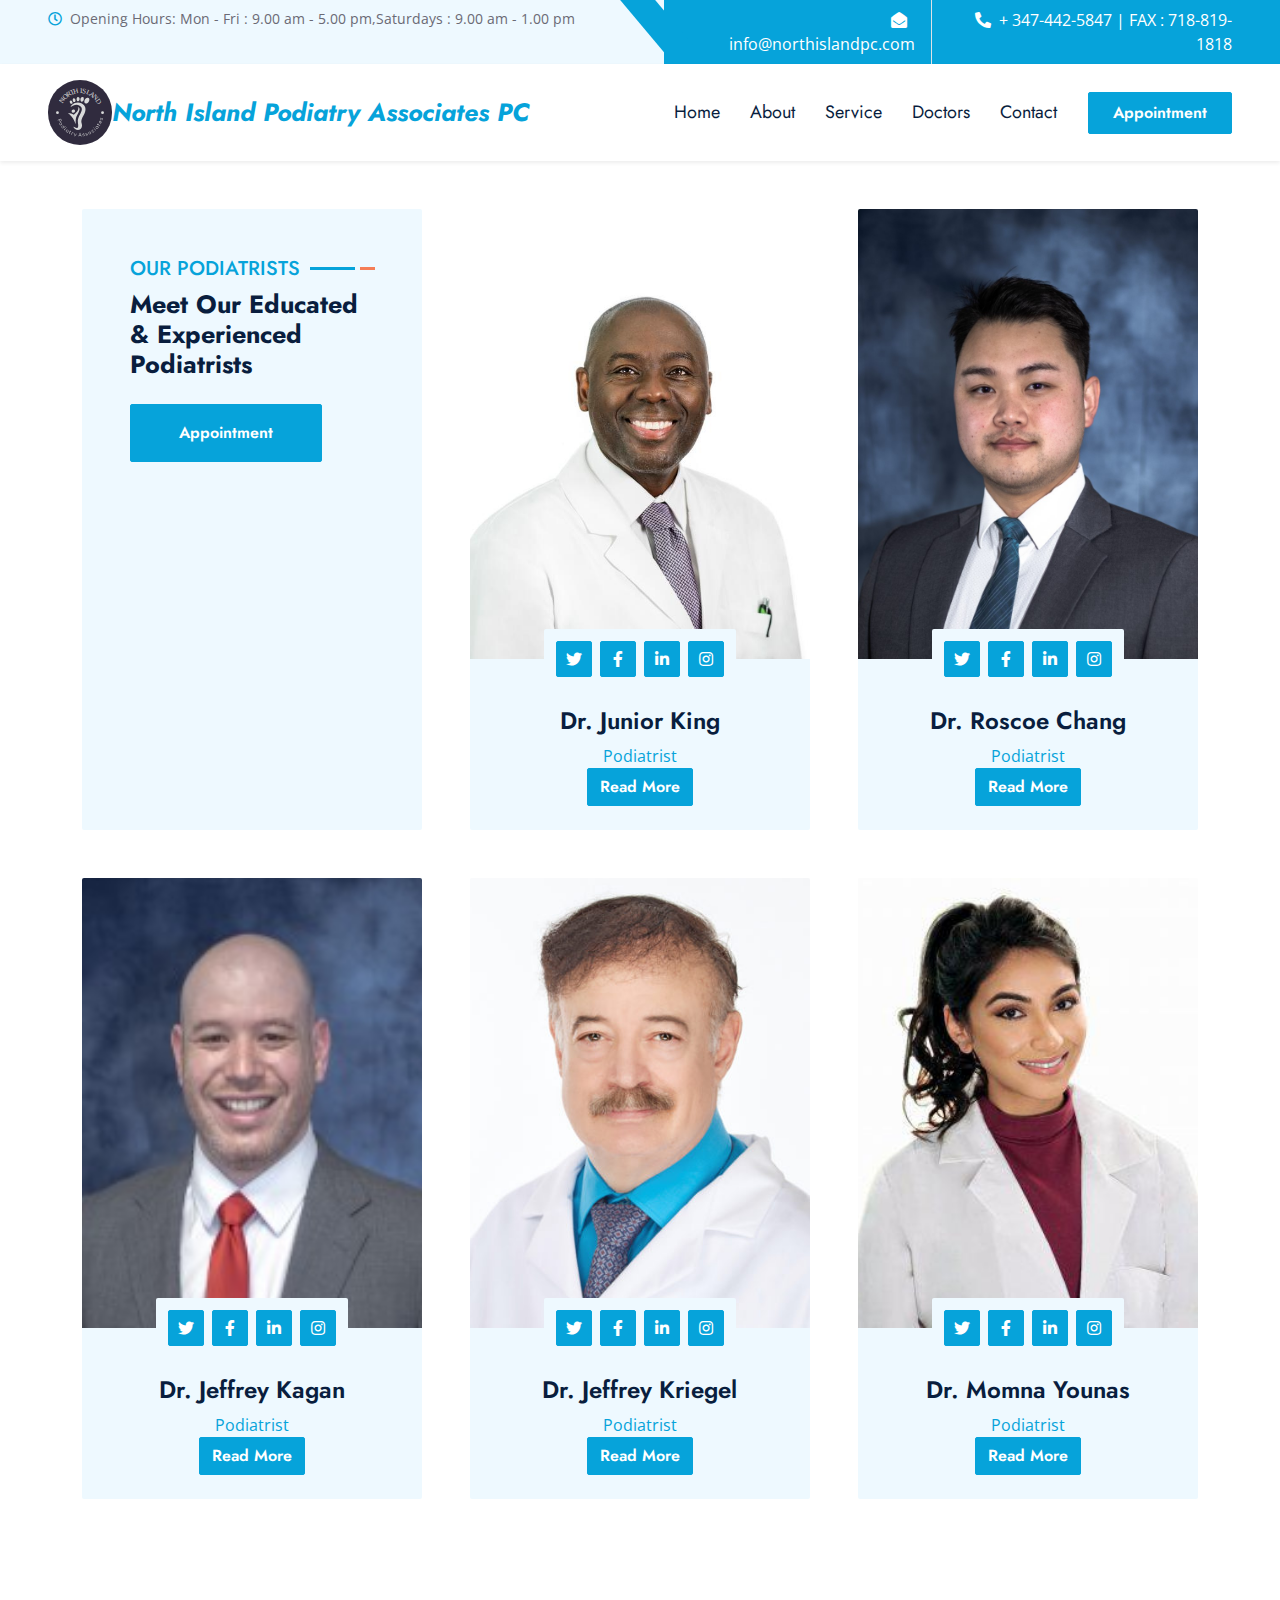
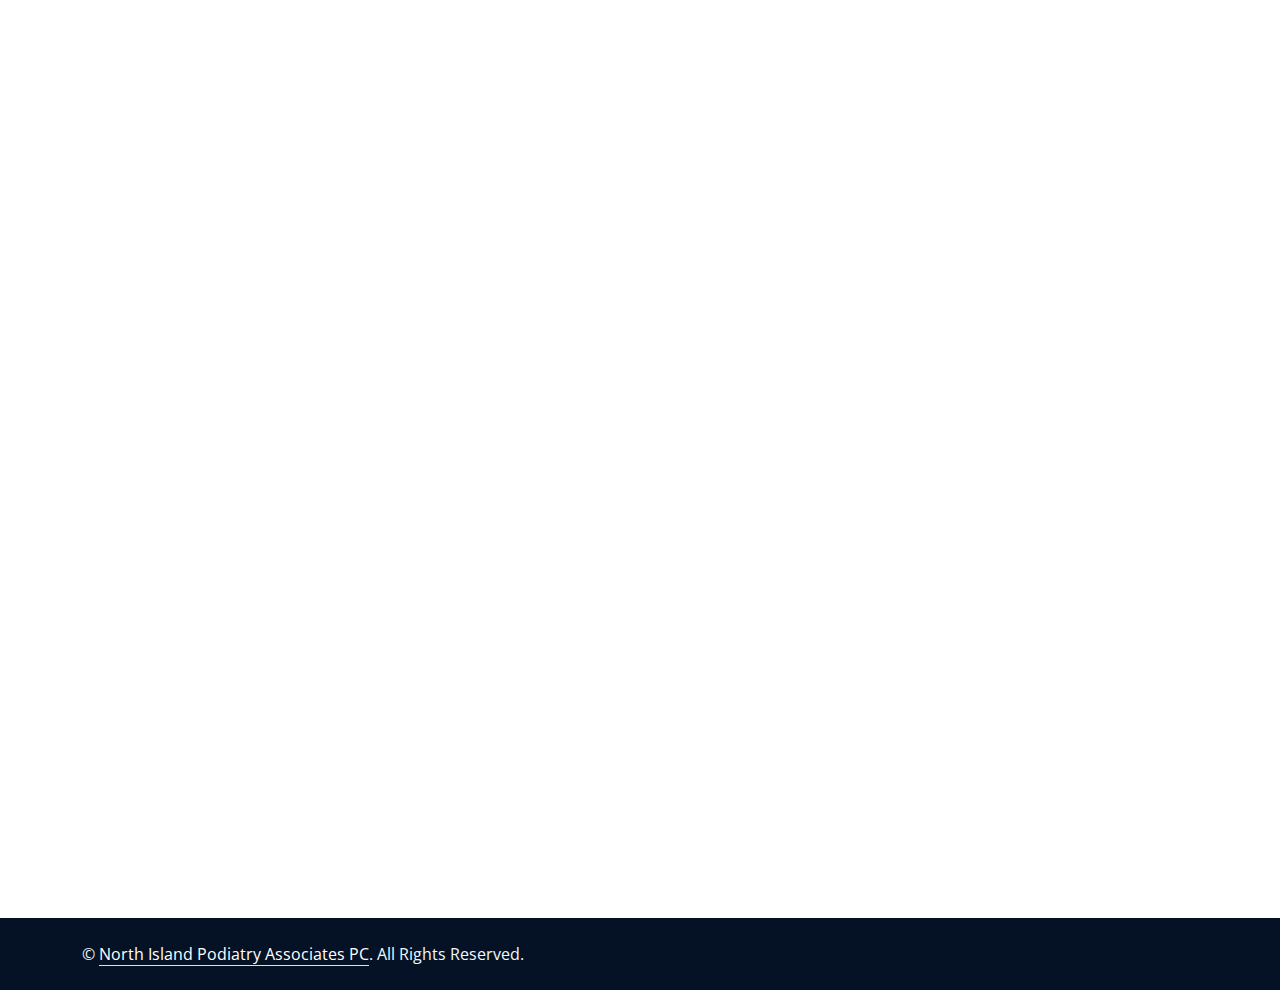
<file: team.html>
<!DOCTYPE html>
<html lang="en">

<head>
    <meta charset="utf-8">
    <title>North Island Podiatry Associates PC</title>
    <meta content="width=device-width, initial-scale=1.0" name="viewport">
    <meta content="Podiatry,Clinic,Associates" name="keywords">
    <meta content="Podiatry,Clinic,Associates" name="description">

    <!-- Favicon -->
    <link href="img/favicon.ico" rel="icon">

    <!-- Google Web Fonts -->
    <link rel="preconnect" href="https://fonts.gstatic.com">
    <link href="https://fonts.googleapis.com/css2?family=Jost:wght@500;600;700&family=Open+Sans:wght@400;600&display=swap" rel="stylesheet"> 

    <!-- Icon Font Stylesheet -->
    <link href="https://cdnjs.cloudflare.com/ajax/libs/font-awesome/5.10.0/css/all.min.css" rel="stylesheet">
    <link href="https://cdn.jsdelivr.net/npm/bootstrap-icons@1.4.1/font/bootstrap-icons.css" rel="stylesheet">

    <!-- Libraries Stylesheet -->
    <link href="lib/owlcarousel/assets/owl.carousel.min.css" rel="stylesheet">
    <link href="lib/animate/animate.min.css" rel="stylesheet">
    <link href="lib/tempusdominus/css/tempusdominus-bootstrap-4.min.css" rel="stylesheet" />
    <link href="lib/twentytwenty/twentytwenty.css" rel="stylesheet" />

    <!-- Customized Bootstrap Stylesheet -->
    <link href="css/bootstrap.min.css" rel="stylesheet">

    <!-- Template Stylesheet -->
    <link href="css/style.css" rel="stylesheet">
</head>

<body>
    <!-- Spinner Start -->
    <div id="spinner" class="show bg-white position-fixed translate-middle w-100 vh-100 top-50 start-50 d-flex align-items-center justify-content-center">
        <div class="spinner-grow text-primary m-1" role="status">
            <span class="sr-only">Loading...</span>
        </div>
        <div class="spinner-grow text-dark m-1" role="status">
            <span class="sr-only">Loading...</span>
        </div>
        <div class="spinner-grow text-secondary m-1" role="status">
            <span class="sr-only">Loading...</span>
        </div>
    </div>
    <!-- Spinner End -->


 
    <!-- Topbar Start -->
    <div class="container-fluid bg-light ps-5 pe-0 d-none d-lg-block">
        <div class="row gx-0">
            <div class="col-md-6 text-center text-lg-start mb-2 mb-lg-0">
                <div class="d-inline-flex align-items-center">
                    <small class="py-2"><i class="far fa-clock text-primary me-2"></i>Opening Hours: Mon - Fri : 9.00 am - 5.00 pm,Saturdays : 9.00 am - 1.00 pm  </small>
                </div>
            </div>
            <div class="col-md-6 text-center text-lg-end">
                <div class="position-relative d-inline-flex align-items-center bg-primary text-white top-shape px-5">
                    <div class="me-3 pe-3 border-end py-2">
                        <p class="m-0"><i class="fa fa-envelope-open me-2"></i>info@northislandpc.com</p>
                    </div>
                    <div class="py-2">
                        <p class="m-0"><i class="fa fa-phone-alt me-2"></i>+ 347-442-5847 | FAX : 718-819-1818</p>
                    </div>
                </div>
            </div>
        </div>
    </div>
    <!-- Topbar End -->


    <!-- Navbar Start -->
    <nav class="navbar navbar-expand-lg bg-white navbar-light shadow-sm px-5 py-3 py-lg-0">
        <a href="index.html" class="navbar-brand p-0 d-flex">
            <img class="north-island-logo" src="svg/north-island-logo.svg" alt="north-island-logo">

            <h1 class="m-0 text-primary align-self-center d-none d-sm-block"><em>
                    North Island Podiatry Associates PC </em></h1>
        </a>
        <button class="navbar-toggler" type="button" data-bs-toggle="collapse" data-bs-target="#navbarCollapse">
            <span class="navbar-toggler-icon"></span>
        </button>
        <div class="collapse navbar-collapse" id="navbarCollapse">
            <div class="navbar-nav ms-auto py-0">
                <a href="index.html" class="nav-item nav-link">Home</a>
                <a href="about.html" class="nav-item nav-link">About</a>
                <a href="service.html" class="nav-item nav-link">Service</a>
                <a href="team.html" class="nav-item nav-link">Doctors</a>

                <!-- <div class="nav-item dropdown">
                    <a href="#" class="nav-link dropdown-toggle active" data-bs-toggle="dropdown">Pages</a>
                    <div class="dropdown-menu m-0">
                        <a href="price.html" class="dropdown-item">Pricing Plan</a>
                        <a href="team.html" class="dropdown-item active">Our Dentist</a>
                        <a href="testimonial.html" class="dropdown-item">Testimonial</a>
                        <a href="appointment.html" class="dropdown-item">Appointment</a>
                    </div>
                </div> -->
                <a href="contact.html" class="nav-item nav-link">Contact</a>
            </div>
            <a href="appointment.html" class="btn btn-primary py-2 px-4 ms-3">Appointment</a>
        </div>
    </nav>
    <!-- Navbar End -->


    <!-- Full Screen Search Start -->
    <div class="modal fade" id="searchModal" tabindex="-1">
        <div class="modal-dialog modal-fullscreen">
            <div class="modal-content" style="background: rgba(9, 30, 62, .7);">
                <div class="modal-header border-0">
                    <button type="button" class="btn bg-white btn-close" data-bs-dismiss="modal" aria-label="Close"></button>
                </div>
                <div class="modal-body d-flex align-items-center justify-content-center">
                    <div class="input-group" style="max-width: 600px;">
                        <input type="text" class="form-control bg-transparent border-primary p-3" placeholder="Type search keyword">
                        <button class="btn btn-primary px-4"><i class="bi bi-search"></i></button>
                    </div>
                </div>
            </div>
        </div>
    </div>
    <!-- Full Screen Search End -->


    <!-- Hero Start -->
    <!--<div class="container-fluid bg-primary py-5 hero-header mb-5">-->
    <!--    <div class="row py-3">-->
    <!--        <div class="col-12 text-center">-->
    <!--            <h1 class="display-3 text-white animated zoomIn">Doctors</h1>-->
    <!--            <a href="" class="h4 text-white">Home</a>-->
    <!--            <i class="far fa-circle text-white px-2"></i>-->
    <!--            <a href="" class="h4 text-white">Doctors</a>-->
    <!--        </div>-->
    <!--    </div>-->
    <!--</div>-->
    <!-- Hero End -->


    <!-- Team Start -->
    <div class="container-fluid py-5">
        <div class="container">
            <div class="row g-5">
                <div class="col-lg-4 wow slideInUp" data-wow-delay="0.1s">
                    <div class="section-title bg-light rounded h-100 p-5">
                        <h5 class="position-relative d-inline-block text-primary text-uppercase">Our Podiatrists</h5>
                        <h1 class="display-6 mb-4">Meet Our Educated & Experienced Podiatrists</h1>
                        <a href="appointment.html" class="btn btn-primary py-3 px-5">Appointment</a>
                    </div>
                </div>
                <div class="col-lg-4 wow slideInUp" data-wow-delay="0.3s">
                    <div class="team-item">
                        <div class="position-relative rounded-top" style="z-index: 1;">
                            <img class="img-fluid rounded-top w-100 img-size" src="img/dr-junior-king.jpg" alt="">
                            <div
                                class="position-absolute top-100 start-50 translate-middle bg-light rounded p-2 d-flex">
                                <a class="btn btn-primary btn-square m-1" href="#"><i
                                        class="fab fa-twitter fw-normal"></i></a>
                                <a class="btn btn-primary btn-square m-1" href="#"><i
                                        class="fab fa-facebook-f fw-normal"></i></a>
                                <a class="btn btn-primary btn-square m-1" href="#"><i
                                        class="fab fa-linkedin-in fw-normal"></i></a>
                                <a class="btn btn-primary btn-square m-1" href="#"><i
                                        class="fab fa-instagram fw-normal"></i></a>
                            </div>
                        </div>
                        <div class="team-text position-relative bg-light text-center rounded-bottom p-4 pt-5">
                            <h4 class="mb-2">Dr. Junior King</h4>
                            <p class="text-primary mb-0">Podiatrist</p>
                            <button type="button" class="btn btn-primary" data-bs-toggle="modal"
                            data-bs-target="#first-modal">
                            Read More </button>
                            
             

                            <!-- Modal -->
                            <div class="modal fade" id="first-modal" data-bs-backdrop="static"
                                data-bs-keyboard="false" tabindex="-1" aria-labelledby="staticBackdropLabel"
                                aria-hidden="true">
                                <div class="modal-dialog ">
                                    <div class="modal-content">
                                        <div class="modal-header">
                                            <h5 class="modal-title" id="staticBackdropLabel">About</h5>
                                            <button type="button" class="btn-close" data-bs-dismiss="modal"
                                                aria-label="Close"></button>
                                        </div>
                                        <div class="modal-body">
                                            Dr. Junior King is a skilled and experienced podiatrist. Currently, he works
                                            at North Island Podiatry Associates PC across various locations in Brooklyn,
                                            NY. He completed his doctoral degree in podiatric medicine at Temple
                                            University.
                                            Dr. King is also affiliated with Kingsbrook Jewish Medical Center. Patients
                                            visit him for ankle injuries, diabetic foot, heel pain, nail abnormalities,
                                            and hammertoes, among other concerns. He also offers online video
                                            consultations to his patients. Dr. King believes in maintaining complete
                                            transparency during the treatment procedures. He spends time with his
                                            patients to explain their condition and helps them to choose an appropriate
                                            treatment plan.
                                        </div>
                                        <div class="modal-footer">
                                            <button type="button" class="btn btn-secondary"
                                                data-bs-dismiss="modal">Close</button>
                                            <!-- <button type="button" class="btn btn-primary">Understood</button> -->
                                        </div>
                                    </div>
                                </div>
                            </div>
                            <!-- modal end -->
                        </div>
                    </div>
                </div>
                <div class="col-lg-4 wow slideInUp" data-wow-delay="0.6s">
                    <div class="team-item">
                        <div class="position-relative rounded-top" style="z-index: 1;">
                            <img class="img-fluid rounded-top w-100 img-size" src="img/dr-roscoue-chang.jpg" alt="">
                            <div
                                class="position-absolute top-100 start-50 translate-middle bg-light rounded p-2 d-flex">
                                <a class="btn btn-primary btn-square m-1" href="#"><i
                                        class="fab fa-twitter fw-normal"></i></a>
                                <a class="btn btn-primary btn-square m-1" href="#"><i
                                        class="fab fa-facebook-f fw-normal"></i></a>
                                <a class="btn btn-primary btn-square m-1" href="#"><i
                                        class="fab fa-linkedin-in fw-normal"></i></a>
                                <a class="btn btn-primary btn-square m-1" href="#"><i
                                        class="fab fa-instagram fw-normal"></i></a>
                            </div>
                        </div>
                        <div class="team-text position-relative bg-light text-center rounded-bottom p-4 pt-5">
                            <h4 class="mb-2">Dr. Roscoe Chang </h4>
                            <p class="text-primary mb-0">Podiatrist</p>
                            <!-- modal start -->
                            <!-- Scrollable modal -->
                            <!-- Button trigger modal -->
                            <button type="button" class="btn btn-primary" data-bs-toggle="modal"
                                data-bs-target="#second-modal">
                                Read More </button>

                            <!-- Modal -->
                            <div class="modal fade" id="second-modal" data-bs-backdrop="static"
                                data-bs-keyboard="false" tabindex="-1" aria-labelledby="staticBackdropLabel"
                                aria-hidden="true">
                                <div class="modal-dialog ">
                                    <div class="modal-content">
                                        <div class="modal-header">
                                            <h5 class="modal-title" id="staticBackdropLabel">About</h5>
                                            <button type="button" class="btn-close" data-bs-dismiss="modal"
                                                aria-label="Close"></button>
                                        </div>
                                        <div class="modal-body">
                                            Dr. Roscoe Chang is an intellectually driven individual who strives for
                                            lifelong learning. He graduated from University of California, San Diego
                                            with a double major of B.S. in Biochemistry and Cell Biology and B.A in
                                            Psychology. He then went on to podiatric medical school at Barry University
                                            in Miami, Florida, where he had extensive academic and clinical training in
                                            podiatric medicine. He then completed a 3 years surgical residency in
                                            Podiatric medicine and surgery with additional training in reconstructive
                                            rearfoot and ankle surgery. He is not only licensed in New York for
                                            Podiatric Medicine, Foot and Ankle surgeries, but he is also a Board
                                            Certified Wound Care Physician. He can converse with patients in English and
                                            Chinese.
                                        </div>
                                        <div class="modal-footer">
                                            <button type="button" class="btn btn-secondary"
                                                data-bs-dismiss="modal">Close</button>
                                            <!-- <button type="button" class="btn btn-primary">Understood</button> -->
                                        </div>
                                    </div>
                                </div>
                            </div>
                            <!-- modal end -->
                        </div>
                    </div>
                </div>
                <div class="col-lg-4 wow slideInUp" data-wow-delay="0.1s">
                    <div class="team-item">
                        <div class="position-relative rounded-top" style="z-index: 1;">
                            <img class="img-fluid rounded-top w-100 img-size" src="img/dr-jeffrey-kagan.jpg"
                                alt="jeffrey kagan">
                            <div
                                class="position-absolute top-100 start-50 translate-middle bg-light rounded p-2 d-flex">
                                <a class="btn btn-primary btn-square m-1" href="#"><i
                                        class="fab fa-twitter fw-normal"></i></a>
                                <a class="btn btn-primary btn-square m-1" href="#"><i
                                        class="fab fa-facebook-f fw-normal"></i></a>
                                <a class="btn btn-primary btn-square m-1" href="#"><i
                                        class="fab fa-linkedin-in fw-normal"></i></a>
                                <a class="btn btn-primary btn-square m-1" href="#"><i
                                        class="fab fa-instagram fw-normal"></i></a>
                            </div>
                        </div>
                        <div class="team-text position-relative bg-light text-center rounded-bottom p-4 pt-5">
                            <h4 class="mb-2">Dr. Jeffrey Kagan</h4>
                            <p class="text-primary mb-0">Podiatrist</p>
                                                        <!-- modal start -->
                            <!-- Scrollable modal -->
                            <!-- Button trigger modal -->
                            <button type="button" class="btn btn-primary" data-bs-toggle="modal1"
                                data-bs-target="#staticBackdrop">
                                Read More </button>

                            <!-- Modal -->
                            <div class="modal fade" id="staticBackdrop" data-bs-backdrop="static"
                                data-bs-keyboard="false" tabindex="-1" aria-labelledby="staticBackdropLabel"
                                aria-hidden="true">
                                <div class="modal-dialog ">
                                    <div class="modal-content">
                                        <div class="modal-header">
                                            <h5 class="modal-title" id="staticBackdropLabel">About</h5>
                                            <button type="button" class="btn-close" data-bs-dismiss="modal"
                                                aria-label="Close"></button>
                                        </div>
                                        <div class="modal-body">
                                      
                                        </div>
                                        <div class="modal-footer">
                                            <button type="button" class="btn btn-secondary"
                                                data-bs-dismiss="modal">Close</button>
                                            <!-- <button type="button" class="btn btn-primary">Understood</button> -->
                                        </div>
                                    </div>
                                </div>
                            </div>
                            <!-- modal end -->
                            
                        </div>
                    </div>
                </div>
                <div class="col-lg-4 wow slideInUp" data-wow-delay="0.3s">
                    <div class="team-item">
                        <div class="position-relative rounded-top" style="z-index: 1;">
                            <img class="img-fluid rounded-top w-100 img-size" src="img/dr-jeffrey-kriegel.jpeg"
                                alt="jeffrey Kriegel">
                            <div
                                class="position-absolute top-100 start-50 translate-middle bg-light rounded p-2 d-flex">
                                <a class="btn btn-primary btn-square m-1" href="#"><i
                                        class="fab fa-twitter fw-normal"></i></a>
                                <a class="btn btn-primary btn-square m-1" href="#"><i
                                        class="fab fa-facebook-f fw-normal"></i></a>
                                <a class="btn btn-primary btn-square m-1" href="#"><i
                                        class="fab fa-linkedin-in fw-normal"></i></a>
                                <a class="btn btn-primary btn-square m-1" href="#"><i
                                        class="fab fa-instagram fw-normal"></i></a>
                            </div>
                        </div>
                        <div class="team-text position-relative bg-light text-center rounded-bottom p-4 pt-5">
                            <h4 class="mb-2">Dr. Jeffrey Kriegel</h4>
                            <p class="text-primary mb-0">Podiatrist</p>
                                                        <!-- modal start -->
                            <!-- Scrollable modal -->
                            <!-- Button trigger modal -->
                            <button type="button" class="btn btn-primary" data-bs-toggle="modal"
                                data-bs-target="#forth-modal">
                                Read More </button>

                            <!-- Modal -->
                            <div class="modal fade" id="forth-modal" data-bs-backdrop="static"
                                data-bs-keyboard="false" tabindex="-1" aria-labelledby="staticBackdropLabel"
                                aria-hidden="true">
                                <div class="modal-dialog ">
                                    <div class="modal-content">
                                        <div class="modal-header">
                                            <h5 class="modal-title" id="staticBackdropLabel">About</h5>
                                            <button type="button" class="btn-close" data-bs-dismiss="modal"
                                                aria-label="Close"></button>
                                        </div>
                                        <div class="modal-body">
                                            Dr. Jeffrey Kriegel, Podiatrist, has been in practice for over 30 years. Dr Kriegel graduated from the New York College of Podiatric Medicine and completed 3 years of postdoctoral training. A one year residency in podiatric surgery & medicine at the Brooklyn veterans administration, one year of advanced podiatric surgery at New York Community Hospital in Brooklyn NY, and a one year preceptorship at the New York College of Podiatric Medicine. 

Dr. Kriegel performs orthopedic evaluations and pain management, specializing in non surgical treatment of heel pain, tendinitis and ankle pain etc. Dr. Kriegel also treats other foot conditions such as Bursitis, Bunion pain, ingrown nails, dermatological conditions, orthotics for flatfeet, foot pain, back pain, knee pain etc
                                        </div>
                                        <div class="modal-footer">
                                            <button type="button" class="btn btn-secondary"
                                                data-bs-dismiss="modal">Close</button>
                                            <!-- <button type="button" class="btn btn-primary">Understood</button> -->
                                        </div>
                                    </div>
                                </div>
                            </div>
                            <!-- modal end -->
                        </div>
                    </div>
                </div>
                <div class="col-lg-4 wow slideInUp" data-wow-delay="0.6s">
                    <div class="team-item">
                        <div class="position-relative rounded-top" style="z-index: 1;">
                            <img class="img-fluid rounded-top w-100 img-size" src="img/dr-momna-younas.jpg"
                                alt="momna younas">
                            <div
                                class="position-absolute top-100 start-50 translate-middle bg-light rounded p-2 d-flex">
                                <a class="btn btn-primary btn-square m-1" href="#"><i
                                        class="fab fa-twitter fw-normal"></i></a>
                                <a class="btn btn-primary btn-square m-1" href="#"><i
                                        class="fab fa-facebook-f fw-normal"></i></a>
                                <a class="btn btn-primary btn-square m-1" href="#"><i
                                        class="fab fa-linkedin-in fw-normal"></i></a>
                                <a class="btn btn-primary btn-square m-1" href="#"><i
                                        class="fab fa-instagram fw-normal"></i></a>
                            </div>
                        </div>
                        <div class="team-text position-relative bg-light text-center rounded-bottom p-4 pt-5">
                            <h4 class="mb-2">Dr. Momna Younas</h4>
                            <p class="text-primary mb-0">Podiatrist</p>
                                                        <!-- modal start -->
                            <!-- Scrollable modal -->
                            <!-- Button trigger modal -->
                            <button type="button" class="btn btn-primary" data-bs-toggle="modal"
                                data-bs-target="#fifth-modal">
                                Read More </button>

                            <!-- Modal -->
                            <div class="modal fade" id="fifth-modal" data-bs-backdrop="static"
                                data-bs-keyboard="false" tabindex="-1" aria-labelledby="staticBackdropLabel"
                                aria-hidden="true">
                                <div class="modal-dialog ">
                                    <div class="modal-content">
                                        <div class="modal-header">
                                            <h5 class="modal-title" id="staticBackdropLabel">About</h5>
                                            <button type="button" class="btn-close" data-bs-dismiss="modal"
                                                aria-label="Close"></button>
                                        </div>
                                        <div class="modal-body">
                                            Dr. Younas provides her patients with unsurpassed dedication and personalized care. She works diligently to establish a comprehensive diagnosis and provide a patient-specific treatment plan, considering the patient’s individual goals, expectations, and lifestyle. She provides a conservative approach to medicine and keeps surgical options open when necessary. 

                                            Dr. Younas is devoted to ensuring the longevity of her patients' health and developing long-lasting relationships with them. She takes the time to understand symptoms and give correct diagnoses to ensure the continued health of all her patients.
                                        </div>
                                        <div class="modal-footer">
                                            <button type="button" class="btn btn-secondary"
                                                data-bs-dismiss="modal">Close</button>
                                            <!-- <button type="button" class="btn btn-primary">Understood</button> -->
                                        </div>
                                    </div>
                                </div>
                            </div>
                            <!-- modal end -->
                        </div>
                    </div>
                </div>
                <div class="col-lg-4 wow slideInUp" data-wow-delay="0.6s">
                    <div class="team-item">
                        <div class="position-relative rounded-top" style="z-index: 1;">
                            <img class="img-fluid rounded-top w-100 img-size" src="img/dr-tyrone-johnson.jpg"
                                alt="tyrone johnson">
                            <div
                                class="position-absolute top-100 start-50 translate-middle bg-light rounded p-2 d-flex">
                                <a class="btn btn-primary btn-square m-1" href="#"><i
                                        class="fab fa-twitter fw-normal"></i></a>
                                <a class="btn btn-primary btn-square m-1" href="#"><i
                                        class="fab fa-facebook-f fw-normal"></i></a>
                                <a class="btn btn-primary btn-square m-1" href="#"><i
                                        class="fab fa-linkedin-in fw-normal"></i></a>
                                <a class="btn btn-primary btn-square m-1" href="#"><i
                                        class="fab fa-instagram fw-normal"></i></a>
                            </div>
                        </div>
                        <div class="team-text position-relative bg-light text-center rounded-bottom p-4 pt-5">
                            <h4 class="mb-2">Dr. Tyrone Johnson</h4>
                            <p class="text-primary mb-0">Podiatrist</p>
                                                       <!-- modal start -->
                            <!-- Scrollable modal -->
                            <!-- Button trigger modal -->
                            <button type="button" class="btn btn-primary" data-bs-toggle="modal1"
                            data-bs-target="#staticBackdrop">
                            Read More </button>

                        <!-- Modal -->
                        <div class="modal fade" id="staticBackdrop" data-bs-backdrop="static"
                            data-bs-keyboard="false" tabindex="-1" aria-labelledby="staticBackdropLabel"
                            aria-hidden="true">
                            <div class="modal-dialog ">
                                <div class="modal-content">
                                    <div class="modal-header">
                                        <h5 class="modal-title" id="staticBackdropLabel">About</h5>
                                        <button type="button" class="btn-close" data-bs-dismiss="modal"
                                            aria-label="Close"></button>
                                    </div>
                                    <div class="modal-body">
                                
                                    </div>
                                    <div class="modal-footer">
                                        <button type="button" class="btn btn-secondary"
                                            data-bs-dismiss="modal">Close</button>
                                        <!-- <button type="button" class="btn btn-primary">Understood</button> -->
                                    </div>
                                </div>
                            </div>
                        </div>
                        <!-- modal end -->
                        </div>
                    </div>
                </div>
            </div>
        </div>
    </div>
    <!-- Team End -->
    

 
    

    <!-- Footer Start -->
    <div class="container-fluid bg-dark text-light py-5 wow fadeInUp" data-wow-delay="0.3s" style="margin-top: -75px;">
        <div class="container pt-5">
            <div class="row g-5 pt-4">
                <div class="col-lg-3 col-md-6">
                    <h3 class="text-white mb-4">Quick Links</h3>
                    <div class="d-flex flex-column justify-content-start">
                        <a class="text-light mb-2" href="#"><i class="bi bi-arrow-right text-primary me-2"></i>Home</a>
                        <a class="text-light mb-2" href="#"><i class="bi bi-arrow-right text-primary me-2"></i>About Us</a>
                        <a class="text-light mb-2" href="#"><i class="bi bi-arrow-right text-primary me-2"></i>Our Services</a>
                        <a class="text-light mb-2" href="#"><i class="bi bi-arrow-right text-primary me-2"></i>Latest Blog</a>
                        <a class="text-light" href="#"><i class="bi bi-arrow-right text-primary me-2"></i>Contact Us</a>
                    </div>
                </div>
                <div class="col-lg-3 col-md-6">
                    <h3 class="text-white mb-4">Popular Links</h3>
                    <div class="d-flex flex-column justify-content-start">
                        <a class="text-light mb-2" href="#"><i class="bi bi-arrow-right text-primary me-2"></i>Home</a>
                        <a class="text-light mb-2" href="#"><i class="bi bi-arrow-right text-primary me-2"></i>About Us</a>
                        <a class="text-light mb-2" href="#"><i class="bi bi-arrow-right text-primary me-2"></i>Our Services</a>
                        <a class="text-light mb-2" href="#"><i class="bi bi-arrow-right text-primary me-2"></i>Latest Blog</a>
                        <a class="text-light" href="#"><i class="bi bi-arrow-right text-primary me-2"></i>Contact Us</a>
                    </div>
                </div>
                <div class="col-lg-3 col-md-6">
                    <h3 class="text-white mb-4">Get In Touch</h3>
                    <p class="mb-2"><i class="bi bi-geo-alt text-primary me-2"></i>596 Pennsylvania Ave, Brooklyn NY
                        11207 </p>
                    <p class="mb-2"><i class="bi bi-envelope-open text-primary me-2"></i>info@northislandpc.com</p>
                    <p class="mb-0"><i class="bi bi-telephone text-primary me-2"></i>+ 347-442-5847</p>
                </div>
                <div class="col-lg-3 col-md-6">
                    <h3 class="text-white mb-4">Follow Us</h3>
                    <div class="d-flex">
                        <a class="btn btn-lg btn-primary btn-lg-square rounded me-2" href="#"><i class="fab fa-twitter fw-normal"></i></a>
                        <a class="btn btn-lg btn-primary btn-lg-square rounded me-2" href="#"><i class="fab fa-facebook-f fw-normal"></i></a>
                        <a class="btn btn-lg btn-primary btn-lg-square rounded me-2" href="#"><i class="fab fa-linkedin-in fw-normal"></i></a>
                        <a class="btn btn-lg btn-primary btn-lg-square rounded" href="#"><i class="fab fa-instagram fw-normal"></i></a>
                    </div>
                </div>
            </div>
        </div>
    </div>
    <div class="container-fluid text-light py-4" style="background: #051225;">
        <div class="container">
            <div class="row g-0">
                <div class="col-md-6 text-center text-md-start">
                    <p class="mb-md-0">&copy; <a class="text-white border-bottom" href="#">North Island Podiatry Associates PC</a>. All Rights Reserved.</p>
                </div>
 
            </div>
        </div>
    </div>
    <!-- Footer End -->


    <!-- Back to Top -->
    <a href="#" class="btn btn-lg btn-primary btn-lg-square rounded back-to-top"><i class="bi bi-arrow-up"></i></a>


    <!-- JavaScript Libraries -->
    <script src="https://code.jquery.com/jquery-3.4.1.min.js"></script>
    <script src="https://cdn.jsdelivr.net/npm/bootstrap@5.0.0/dist/js/bootstrap.bundle.min.js"></script>
    <script src="lib/wow/wow.min.js"></script>
    <script src="lib/easing/easing.min.js"></script>
    <script src="lib/waypoints/waypoints.min.js"></script>
    <script src="lib/owlcarousel/owl.carousel.min.js"></script>
    <script src="lib/tempusdominus/js/moment.min.js"></script>
    <script src="lib/tempusdominus/js/moment-timezone.min.js"></script>
    <script src="lib/tempusdominus/js/tempusdominus-bootstrap-4.min.js"></script>
    <script src="lib/twentytwenty/jquery.event.move.js"></script>
    <script src="lib/twentytwenty/jquery.twentytwenty.js"></script>

    <!-- Template Javascript -->
    <script src="js/main.js"></script>
</body>

</html>
</file>
<file: lib/twentytwenty/twentytwenty.css>
.twentytwenty-horizontal .twentytwenty-handle:before, .twentytwenty-horizontal .twentytwenty-handle:after, .twentytwenty-vertical .twentytwenty-handle:before, .twentytwenty-vertical .twentytwenty-handle:after {
  content: " ";
  display: block;
  background: white;
  position: absolute;
  z-index: 30;
  -webkit-box-shadow: 0px 0px 12px rgba(51, 51, 51, 0.5);
  -moz-box-shadow: 0px 0px 12px rgba(51, 51, 51, 0.5);
  box-shadow: 0px 0px 12px rgba(51, 51, 51, 0.5); }

.twentytwenty-horizontal .twentytwenty-handle:before, .twentytwenty-horizontal .twentytwenty-handle:after {
  width: 3px;
  height: 9999px;
  left: 50%;
  margin-left: -1.5px; }

.twentytwenty-vertical .twentytwenty-handle:before, .twentytwenty-vertical .twentytwenty-handle:after {
  width: 9999px;
  height: 3px;
  top: 50%;
  margin-top: -1.5px; }

.twentytwenty-before-label, .twentytwenty-after-label, .twentytwenty-overlay {
  position: absolute;
  top: 0;
  width: 100%;
  height: 100%; }

.twentytwenty-before-label, .twentytwenty-after-label, .twentytwenty-overlay {
  -webkit-transition-duration: 0.5s;
  -moz-transition-duration: 0.5s;
  transition-duration: 0.5s; }

.twentytwenty-before-label, .twentytwenty-after-label {
  -webkit-transition-property: opacity;
  -moz-transition-property: opacity;
  transition-property: opacity; }

.twentytwenty-before-label:before, .twentytwenty-after-label:before {
  color: white;
  font-size: 13px;
  letter-spacing: 0.1em; }

.twentytwenty-before-label:before, .twentytwenty-after-label:before {
  position: absolute;
  background: rgba(255, 255, 255, 0.2);
  line-height: 38px;
  padding: 0 20px;
  -webkit-border-radius: 2px;
  -moz-border-radius: 2px;
  border-radius: 2px; }

.twentytwenty-horizontal .twentytwenty-before-label:before, .twentytwenty-horizontal .twentytwenty-after-label:before {
  top: 50%;
  margin-top: -19px; }

.twentytwenty-vertical .twentytwenty-before-label:before, .twentytwenty-vertical .twentytwenty-after-label:before {
  left: 50%;
  margin-left: -45px;
  text-align: center;
  width: 90px; }

.twentytwenty-left-arrow, .twentytwenty-right-arrow, .twentytwenty-up-arrow, .twentytwenty-down-arrow {
  width: 0;
  height: 0;
  border: 6px inset transparent;
  position: absolute; }

.twentytwenty-left-arrow, .twentytwenty-right-arrow {
  top: 50%;
  margin-top: -6px; }

.twentytwenty-up-arrow, .twentytwenty-down-arrow {
  left: 50%;
  margin-left: -6px; }

.twentytwenty-container {
  -webkit-box-sizing: content-box;
  -moz-box-sizing: content-box;
  box-sizing: content-box;
  z-index: 0;
  overflow: hidden;
  position: relative;
  -webkit-user-select: none;
  -moz-user-select: none;
  -ms-user-select: none; }
  .twentytwenty-container img {
    max-width: 100%;
    position: absolute;
    top: 0;
    display: block; }
  .twentytwenty-container.active .twentytwenty-overlay, .twentytwenty-container.active :hover.twentytwenty-overlay {
    background: rgba(0, 0, 0, 0); }
    .twentytwenty-container.active .twentytwenty-overlay .twentytwenty-before-label,
    .twentytwenty-container.active .twentytwenty-overlay .twentytwenty-after-label, .twentytwenty-container.active :hover.twentytwenty-overlay .twentytwenty-before-label,
    .twentytwenty-container.active :hover.twentytwenty-overlay .twentytwenty-after-label {
      opacity: 0; }
  .twentytwenty-container * {
    -webkit-box-sizing: content-box;
    -moz-box-sizing: content-box;
    box-sizing: content-box; }

.twentytwenty-before-label {
  opacity: 0; }
  .twentytwenty-before-label:before {
    content: attr(data-content); }

.twentytwenty-after-label {
  opacity: 0; }
  .twentytwenty-after-label:before {
    content: attr(data-content); }

.twentytwenty-horizontal .twentytwenty-before-label:before {
  left: 10px; }

.twentytwenty-horizontal .twentytwenty-after-label:before {
  right: 10px; }

.twentytwenty-vertical .twentytwenty-before-label:before {
  top: 10px; }

.twentytwenty-vertical .twentytwenty-after-label:before {
  bottom: 10px; }

.twentytwenty-overlay {
  -webkit-transition-property: background;
  -moz-transition-property: background;
  transition-property: background;
  background: rgba(0, 0, 0, 0);
  z-index: 25; }
  .twentytwenty-overlay:hover {
    background: rgba(0, 0, 0, 0.5); }
    .twentytwenty-overlay:hover .twentytwenty-after-label {
      opacity: 1; }
    .twentytwenty-overlay:hover .twentytwenty-before-label {
      opacity: 1; }

.twentytwenty-before {
  z-index: 20; }

.twentytwenty-after {
  z-index: 10; }

.twentytwenty-handle {
  height: 38px;
  width: 38px;
  position: absolute;
  left: 50%;
  top: 50%;
  margin-left: -22px;
  margin-top: -22px;
  border: 3px solid white;
  -webkit-border-radius: 1000px;
  -moz-border-radius: 1000px;
  border-radius: 1000px;
  -webkit-box-shadow: 0px 0px 12px rgba(51, 51, 51, 0.5);
  -moz-box-shadow: 0px 0px 12px rgba(51, 51, 51, 0.5);
  box-shadow: 0px 0px 12px rgba(51, 51, 51, 0.5);
  z-index: 40;
  cursor: pointer; }

.twentytwenty-horizontal .twentytwenty-handle:before {
  bottom: 50%;
  margin-bottom: 22px;
  -webkit-box-shadow: 0 3px 0 white, 0px 0px 12px rgba(51, 51, 51, 0.5);
  -moz-box-shadow: 0 3px 0 white, 0px 0px 12px rgba(51, 51, 51, 0.5);
  box-shadow: 0 3px 0 white, 0px 0px 12px rgba(51, 51, 51, 0.5); }
.twentytwenty-horizontal .twentytwenty-handle:after {
  top: 50%;
  margin-top: 22px;
  -webkit-box-shadow: 0 -3px 0 white, 0px 0px 12px rgba(51, 51, 51, 0.5);
  -moz-box-shadow: 0 -3px 0 white, 0px 0px 12px rgba(51, 51, 51, 0.5);
  box-shadow: 0 -3px 0 white, 0px 0px 12px rgba(51, 51, 51, 0.5); }

.twentytwenty-vertical .twentytwenty-handle:before {
  left: 50%;
  margin-left: 22px;
  -webkit-box-shadow: 3px 0 0 white, 0px 0px 12px rgba(51, 51, 51, 0.5);
  -moz-box-shadow: 3px 0 0 white, 0px 0px 12px rgba(51, 51, 51, 0.5);
  box-shadow: 3px 0 0 white, 0px 0px 12px rgba(51, 51, 51, 0.5); }
.twentytwenty-vertical .twentytwenty-handle:after {
  right: 50%;
  margin-right: 22px;
  -webkit-box-shadow: -3px 0 0 white, 0px 0px 12px rgba(51, 51, 51, 0.5);
  -moz-box-shadow: -3px 0 0 white, 0px 0px 12px rgba(51, 51, 51, 0.5);
  box-shadow: -3px 0 0 white, 0px 0px 12px rgba(51, 51, 51, 0.5); }

.twentytwenty-left-arrow {
  border-right: 6px solid white;
  left: 50%;
  margin-left: -17px; }

.twentytwenty-right-arrow {
  border-left: 6px solid white;
  right: 50%;
  margin-right: -17px; }

.twentytwenty-up-arrow {
  border-bottom: 6px solid white;
  top: 50%;
  margin-top: -17px; }

.twentytwenty-down-arrow {
  border-top: 6px solid white;
  bottom: 50%;
  margin-bottom: -17px; }
</file>
<file: css/style.css>
/********** Template CSS **********/
:root {
    --primary: #06A3DA;
    --secondary: #F57E57;
    --light: #EEF9FF;
    --dark: #091E3E;
}

h1,
h2,
.font-weight-bold {
    font-weight: 700 !important;
}

h3,
h4,
.font-weight-semi-bold {
    font-weight: 600 !important;
}

h5,
h6,
.font-weight-medium {
    font-weight: 500 !important;
}

.btn {
    font-family: 'Jost', sans-serif;
    font-weight: 600;
    transition: .5s;
}

.btn-primary,
.btn-secondary {
    color: #FFFFFF;
}

.btn-primary:hover {
    background: var(--secondary);
    border-color: var(--secondary);
}

.btn-secondary:hover {
    background: var(--primary);
    border-color: var(--primary);
}

.btn-square {
    width: 36px;
    height: 36px;
}

.btn-sm-square {
    width: 28px;
    height: 28px;
}

.btn-lg-square {
    width: 46px;
    height: 46px;
}

.btn-square,
.btn-sm-square,
.btn-lg-square {
    padding-left: 0;
    padding-right: 0;
    text-align: center;
}

#spinner {
    opacity: 0;
    visibility: hidden;
    transition: opacity .5s ease-out, visibility 0s linear .5s;
    z-index: 99999;
}

#spinner.show {
    transition: opacity .5s ease-out, visibility 0s linear 0s;
    visibility: visible;
    opacity: 1;
}

.back-to-top {
    position: fixed;
    display: none;
    right: 45px;
    bottom: 45px;
    z-index: 99;
}

.top-shape::before {
    position: absolute;
    content: "";
    width: 35px;
    height: 100%;
    top: 0;
    left: -17px;
    background: var(--primary);
    transform: skew(40deg);
}

.navbar-wrap {
    flex-wrap: nowrap!important;
}

.navbar-light .navbar-nav .nav-link {
    font-family: 'Jost', sans-serif;
    padding: 35px 15px;
    font-size: 18px;
    color: var(--dark);
    outline: none;
    transition: .5s;
}

.sticky-top.navbar-light .navbar-nav .nav-link {
    padding: 20px 15px;
}

.navbar-light .navbar-nav .nav-link:hover,
.navbar-light .navbar-nav .nav-link.active {
    color: var(--primary);
}

@media (max-width: 991.98px) {
    .navbar-light .navbar-nav .nav-link,
    .sticky-top.navbar-light .navbar-nav .nav-link {
        padding: 10px 0;
    }
}

.carousel-caption {
    top: 0;
    left: 0;
    right: 0;
    bottom: 0;
    background: rgba(9, 30, 62, .85);
    z-index: 1;
}

@media (max-width: 576px) {
    .carousel-caption h5 {
        font-size: 14px;
        font-weight: 500 !important;
    }

    .carousel-caption h1 {
        font-size: 30px;
        font-weight: 600 !important;
    }
}

.carousel-control-prev,
.carousel-control-next {
    width: 10%;
}

.carousel-control-prev-icon,
.carousel-control-next-icon {
    width: 3rem;
    height: 3rem;
}

@media (min-width: 991.98px) {
    .banner {
        position: relative;
        margin-top: -90px;
        z-index: 1;
    }
}

.section-title h5::before {
    position: absolute;
    content: "";
    width: 45px;
    height: 3px;
    right: -55px;
    bottom: 11px;
    background: var(--primary);
}

.section-title h5::after {
    position: absolute;
    content: "";
    width: 15px;
    height: 3px;
    right: -75px;
    bottom: 11px;
    background: var(--secondary);
}

.twentytwenty-wrapper {
    height: 100%;
}

.hero-header {
    background: linear-gradient(rgba(9, 30, 62, .85), rgba(9, 30, 62, .85)), url(../img/foots-in-the-see.jpg) center center no-repeat;
    background-size: cover;
}

.bg-appointment {
    background: linear-gradient(rgba(9, 30, 62, .85), rgba(9, 30, 62, .85)), url(../img/podiatry-clinic.jpg) center center no-repeat;
    background-size: cover;
}

.appointment-form {
    background: rgba(6, 163, 218, .7);
}

.service-item img,
.service-item .bg-light,
.service-item .bg-light h5,
.team-item .team-text {
    transition: .5s;
}

.service-item:hover img {
    transform: scale(1.15);
}

.team-item .team-text::after,
.service-item .bg-light::after {
    position: absolute;
    content: "";
    top: 50%;
    bottom: 0;
    left: 15px;
    right: 15px;
    border-radius:100px / 15px;
    box-shadow: 0 0 15px rgba(0, 0, 0, .7);
    opacity: 0;
    transition: .5s;
    z-index: -1;
}

.team-item:hover .team-text::after,
.service-item:hover .bg-light::after {
    opacity: 1;
}

.bg-offer {
    background:url(../img/foots-in-sand.jpg) center center no-repeat;
    background-size: cover;
}

.offer-text {
    background: rgba(6, 163, 218, .85);
}

.price-carousel .owl-nav {
    position: absolute;
    width: calc(100% + 45px);
    height: 45px;
    top: calc(50% - 22.5px);
    left: -22.5px;
    display: flex;
    justify-content: space-between;
    opacity: 0;
    transition: .5s;
}

.price-carousel:hover .owl-nav {
    opacity: 1;
}

.price-carousel .owl-nav .owl-prev,
.price-carousel .owl-nav .owl-next {
    position: relative;
    width: 45px;
    height: 45px;
    display: flex;
    align-items: center;
    justify-content: center;
    color: #FFFFFF;
    background: var(--primary);
    border-radius: 2px;
    font-size: 22px;
    transition: .5s;
}

.price-carousel .owl-nav .owl-prev:hover,
.price-carousel .owl-nav .owl-next:hover {
    background: var(--secondary);
}

.bg-testimonial {
    background: url(../img/carousel-2.jpg) center center no-repeat;
    background-size: cover;
}

.testimonial-carousel {
    background: rgba(6, 163, 218, .85);
}

.testimonial-carousel .owl-nav {
    position: absolute;
    width: calc(100% + 46px);
    height: 46px;
    top: calc(50% - 23px);
    left: -23px;
    display: flex;
    justify-content: space-between;
    z-index: 1;
}

.testimonial-carousel .owl-nav .owl-prev,
.testimonial-carousel .owl-nav .owl-next {
    position: relative;
    width: 46px;
    height: 46px;
    display: flex;
    align-items: center;
    justify-content: center;
    color: #FFFFFF;
    background: var(--primary);
    border-radius: 2px;
    font-size: 22px;
    transition: .5s;
}

.testimonial-carousel .owl-nav .owl-prev:hover,
.testimonial-carousel .owl-nav .owl-next:hover {
    background: var(--secondary);
}

.testimonial-carousel .owl-item img {
    width: 120px;
    height: 120px;
}
/** added after **/
h1 {
    font-size: calc(0.375rem + 1.5vw)!important;
}

.north-island-logo {
    background-color: rgb(48, 43, 62);
    border-radius: 40px;
    padding: 0.5rem;
    width: 100%;
    height: 65px;
    object-fit: cover;

}

/* for doctor's images */
.img-size {
   width:100%;
   height:450px;
   object-fit:cover;
   object-position:50% 50%;
}

/* for service images */
.image-size {
    width:100%;
    height:194px;
    object-fit:cover;
    object-position:50% 50%;
 }
</file>
